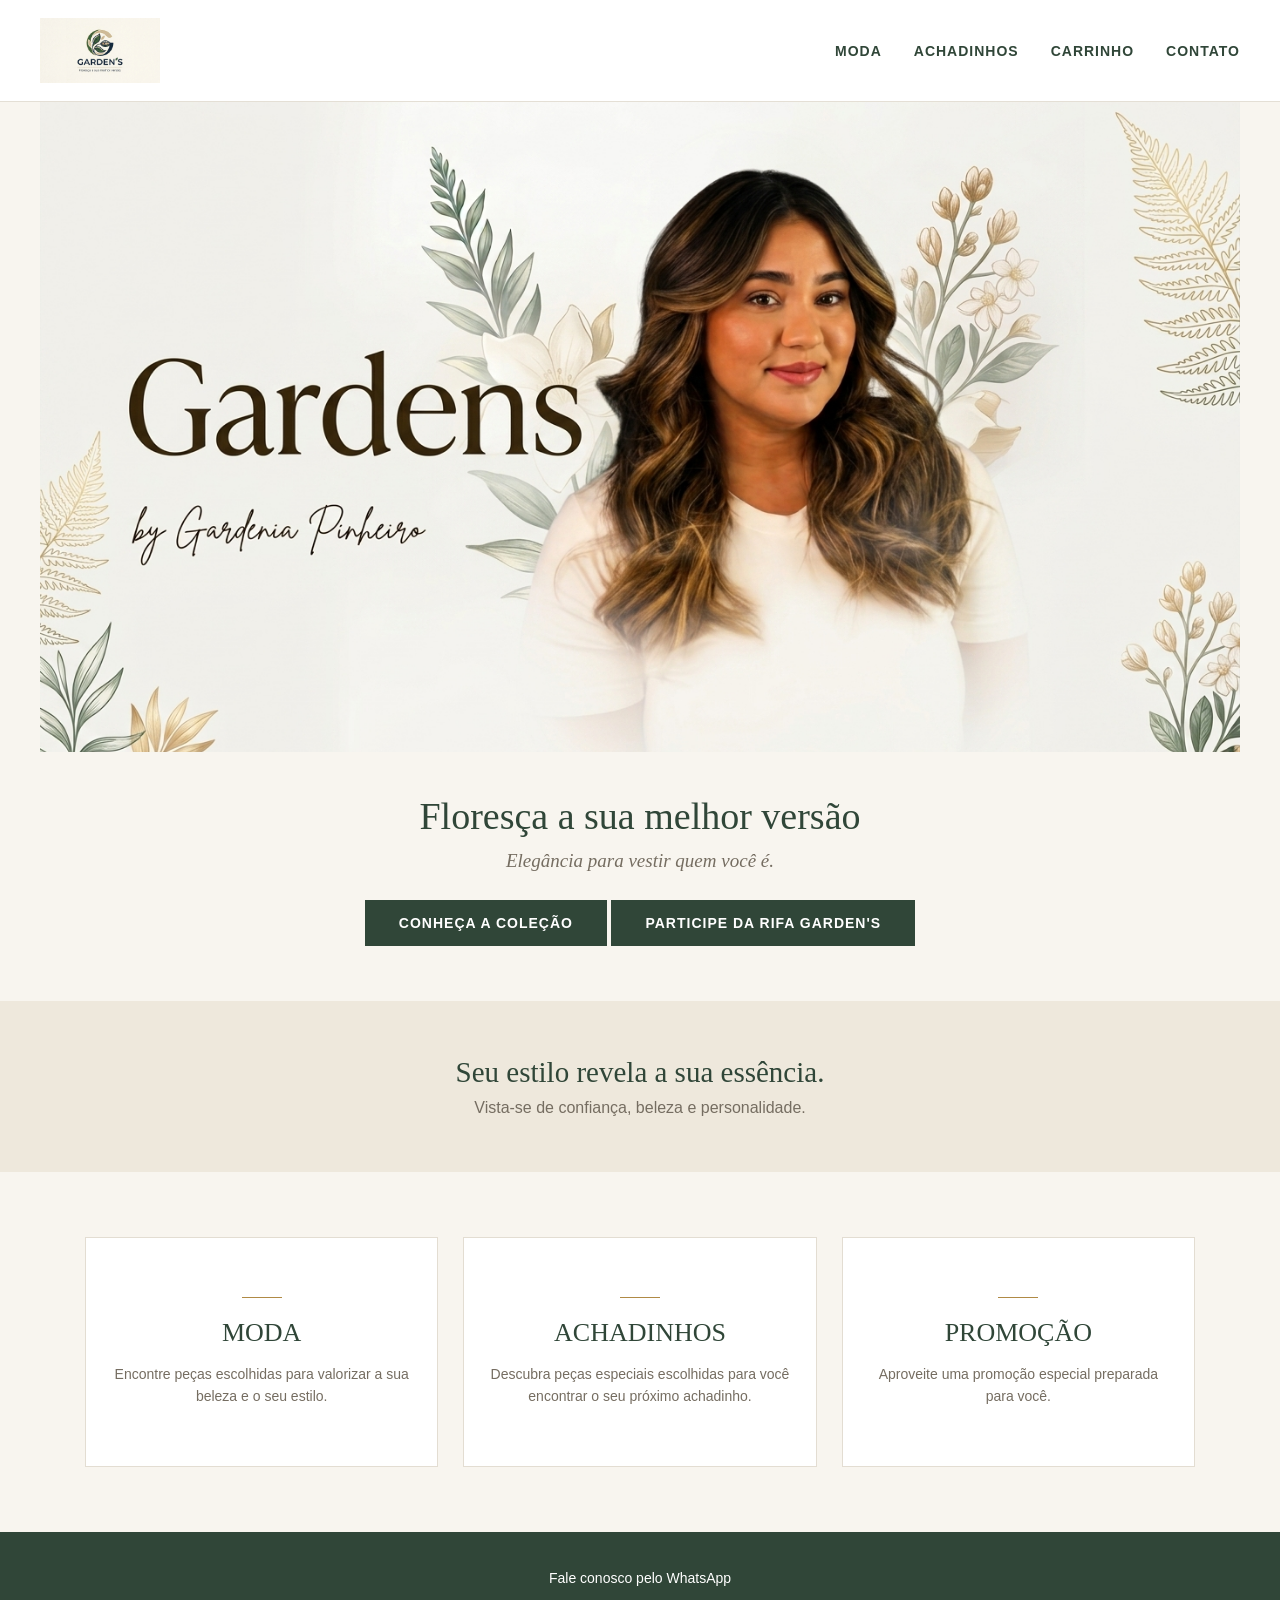
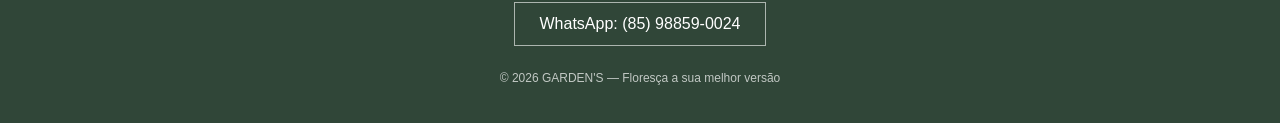
<file: index.html>
<!DOCTYPE html>
<html lang="pt-BR">
<head>
    <meta charset="UTF-8">
    <meta name="viewport" content="width=device-width, initial-scale=1.0">

    <title>GARDEN'S | Floresça a sua melhor versão</title>

    <style>
        * {
            box-sizing: border-box;
            margin: 0;
            padding: 0;
        }

        body {
            font-family: Arial, Helvetica, sans-serif;
            background: #f8f5ef;
            color: #304638;
        }

        /* =========================
           CABEÇALHO
        ========================= */

        header {
            background: #ffffff;
            border-bottom: 1px solid #e4dfd5;
            padding: 18px 30px;
        }

        .topo {
            max-width: 1200px;
            margin: auto;
            display: flex;
            align-items: center;
            justify-content: space-between;
        }

        .logo {
            width: 120px;
            height: auto;
            display: block;
        }

        nav {
            display: flex;
            align-items: center;
            gap: 32px;
        }

        nav a {
            color: #304638;
            text-decoration: none;
            font-size: 14px;
            font-weight: bold;
            letter-spacing: 1px;
            transition: 0.3s;
        }

        nav a:hover {
            color: #b08a45;
        }

        /* =========================
           IMAGEM PRINCIPAL
        ========================= */

        .hero {
            width: 100%;
            text-align: center;
            background: #f8f5ef;
        }

        .hero img {
            width: 100%;
            max-width: 1200px;
            height: 650px;
            object-fit: cover;
            object-position: center;
            display: block;
            margin: 0 auto;
        }

        /* =========================
           CHAMADA
        ========================= */

        .apresentacao {
            text-align: center;
            padding: 42px 20px 55px;
        }

        .apresentacao h1 {
            font-family: Georgia, "Times New Roman", serif;
            font-size: 38px;
            font-weight: normal;
            margin-bottom: 12px;
        }

        .apresentacao p {
            font-family: Georgia, "Times New Roman", serif;
            font-size: 19px;
            font-style: italic;
            color: #756d61;
            margin-bottom: 28px;
        }

        .botao {
            display: inline-block;
            background: #304638;
            color: #ffffff;
            text-decoration: none;
            padding: 15px 34px;
            font-size: 14px;
            font-weight: bold;
            letter-spacing: 1px;
            transition: 0.3s;
        }

        .botao:hover {
            background: #b08a45;
        }

        /* =========================
           FRASE DE ESTILO
        ========================= */

        .estilo {
            text-align: center;
            background: #eee8dc;
            padding: 55px 20px;
        }

        .estilo h2 {
            font-family: Georgia, "Times New Roman", serif;
            font-size: 29px;
            font-weight: normal;
            margin-bottom: 10px;
        }

        .estilo p {
            color: #756d61;
            font-size: 16px;
        }

        /* =========================
           CARDS
        ========================= */

        .cards-area {
            max-width: 1150px;
            margin: auto;
            padding: 65px 20px;
        }

        .cards {
            display: grid;
            grid-template-columns: repeat(3, 1fr);
            gap: 25px;
        }

        .card {
            min-height: 230px;
            background: #ffffff;
            border: 1px solid #e3ddd2;
            text-decoration: none;
            color: #304638;

            display: flex;
            flex-direction: column;
            align-items: center;
            justify-content: center;

            text-align: center;
            padding: 30px 25px;

            transition: 0.3s;
        }

        .card:hover {
            transform: translateY(-5px);
            border-color: #b08a45;
            box-shadow: 0 10px 25px rgba(0, 0, 0, 0.08);
        }

        .linha {
            width: 40px;
            height: 1px;
            background: #b08a45;
            margin-bottom: 20px;
        }

        .card h3 {
            font-family: Georgia, "Times New Roman", serif;
            font-size: 26px;
            font-weight: normal;
            margin-bottom: 15px;
        }

        .card p {
            color: #756d61;
            font-size: 14px;
            line-height: 1.6;
        }

        /* =========================
           RODAPÉ
        ========================= */

        footer {
            background: #304638;
            color: #ffffff;
            text-align: center;
            padding: 38px 20px;
        }

        footer p {
            font-size: 14px;
            margin-bottom: 16px;
        }

        .whatsapp {
            display: inline-block;
            color: #ffffff;
            text-decoration: none;
            border: 1px solid rgba(255,255,255,0.6);
            padding: 12px 24px;
            transition: 0.3s;
        }

        .whatsapp:hover {
            background: #b08a45;
            border-color: #b08a45;
        }

        .copyright {
            margin-top: 25px;
            margin-bottom: 0;
            font-size: 12px;
            opacity: 0.7;
        }

        /* =========================
           CELULAR
        ========================= */

        @media (max-width: 700px) {

            header {
                padding: 15px 18px;
            }

            .topo {
                flex-direction: column;
                gap: 16px;
            }

            .logo {
                width: 100px;
            }

            nav {
                gap: 20px;
            }

            nav a {
                font-size: 12px;
            }

            .hero img {
    width: 100%;
    height: auto;
    object-fit: contain;
    object-position: center;
}

            .apresentacao {
                padding: 35px 18px 45px;
            }

            .apresentacao h1 {
                font-size: 29px;
            }

            .apresentacao p {
                font-size: 17px;
            }

            .estilo {
                padding: 45px 20px;
            }

            .estilo h2 {
                font-size: 25px;
            }

            .cards-area {
                padding: 45px 20px;
            }

            .cards {
                grid-template-columns: 1fr;
                gap: 18px;
            }

            .card {
                min-height: 190px;
            }

            footer {
                padding: 32px 20px;
            }
        }
    </style>
</head>

<body>

    <!-- TOPO -->

    <header>
        <div class="topo">

            <a href="index.html">
                <img src="logo.jpg" alt="GARDEN'S" class="logo">
            </a>

            <nav>
                <a href="pecas.html">MODA</a>
                 <a href="achadinhos.html">ACHADINHOS</a>
                <a href="carinho.html">CARRINHO</a>
                <a href="contato.html">CONTATO</a>
            </nav>

        </div>
    </header>


    <!-- FOTO GRANDE DA DONA DA LOJA -->

    <section class="hero">

    <img
        src="gardenia.jpg"
        alt="Gardenia - GARDEN'S"
    >

</section>


    <!-- APRESENTAÇÃO -->

    <section class="apresentacao">

        <h1>Floresça a sua melhor versão</h1>

        <p>
            Elegância para vestir quem você é.
        </p>

        <a href="pecas.html" class="botao">
    CONHEÇA A COLEÇÃO
</a>

<a href="rifa.html" class="botao botao-rifa">
    PARTICIPE DA RIFA GARDEN'S
</a>

    </section>


    <!-- FRASE DE ESTILO -->

    <section class="estilo">

        <h2>Seu estilo revela a sua essência.</h2>

        <p>
            Vista-se de confiança, beleza e personalidade.
        </p>

    </section>


    <!-- CARDS -->

    <section class="cards-area">

        <div class="cards">

            <!-- PEÇAS -->

            <a href="pecas.html" class="card">

                <div class="linha"></div>

                <h3>MODA</h3>

                <p>
                    Encontre peças escolhidas para valorizar
                    a sua beleza e o seu estilo.
                </p>

            </a>


           <!-- ACHADINHOS -->

<a href="achadinhos.html" class="card">

    <div class="linha"></div>

    <h3>ACHADINHOS</h3>

    <p>
        Descubra peças especiais escolhidas
        para você encontrar o seu próximo achadinho.
    </p>

</a>

            <!-- PROMOÇÃO -->

            <a href="promocao.html" class="card">

                <div class="linha"></div>

                <h3>PROMOÇÃO</h3>

                <p>
                    Aproveite uma promoção especial
                    preparada para você.
                </p>

            </a>

        </div>

    </section>


    <!-- RODAPÉ -->

    <footer>

        <p>
            Fale conosco pelo WhatsApp
        </p>

        <a
            href="https://wa.me/5585988590024"
            target="_blank"
            rel="noopener noreferrer"
            class="whatsapp"
        >
            WhatsApp: (85) 98859-0024
        </a>

        <p class="copyright">
            © 2026 GARDEN'S — Floresça a sua melhor versão
        </p>

    </footer>

</body>
</html>
</file>
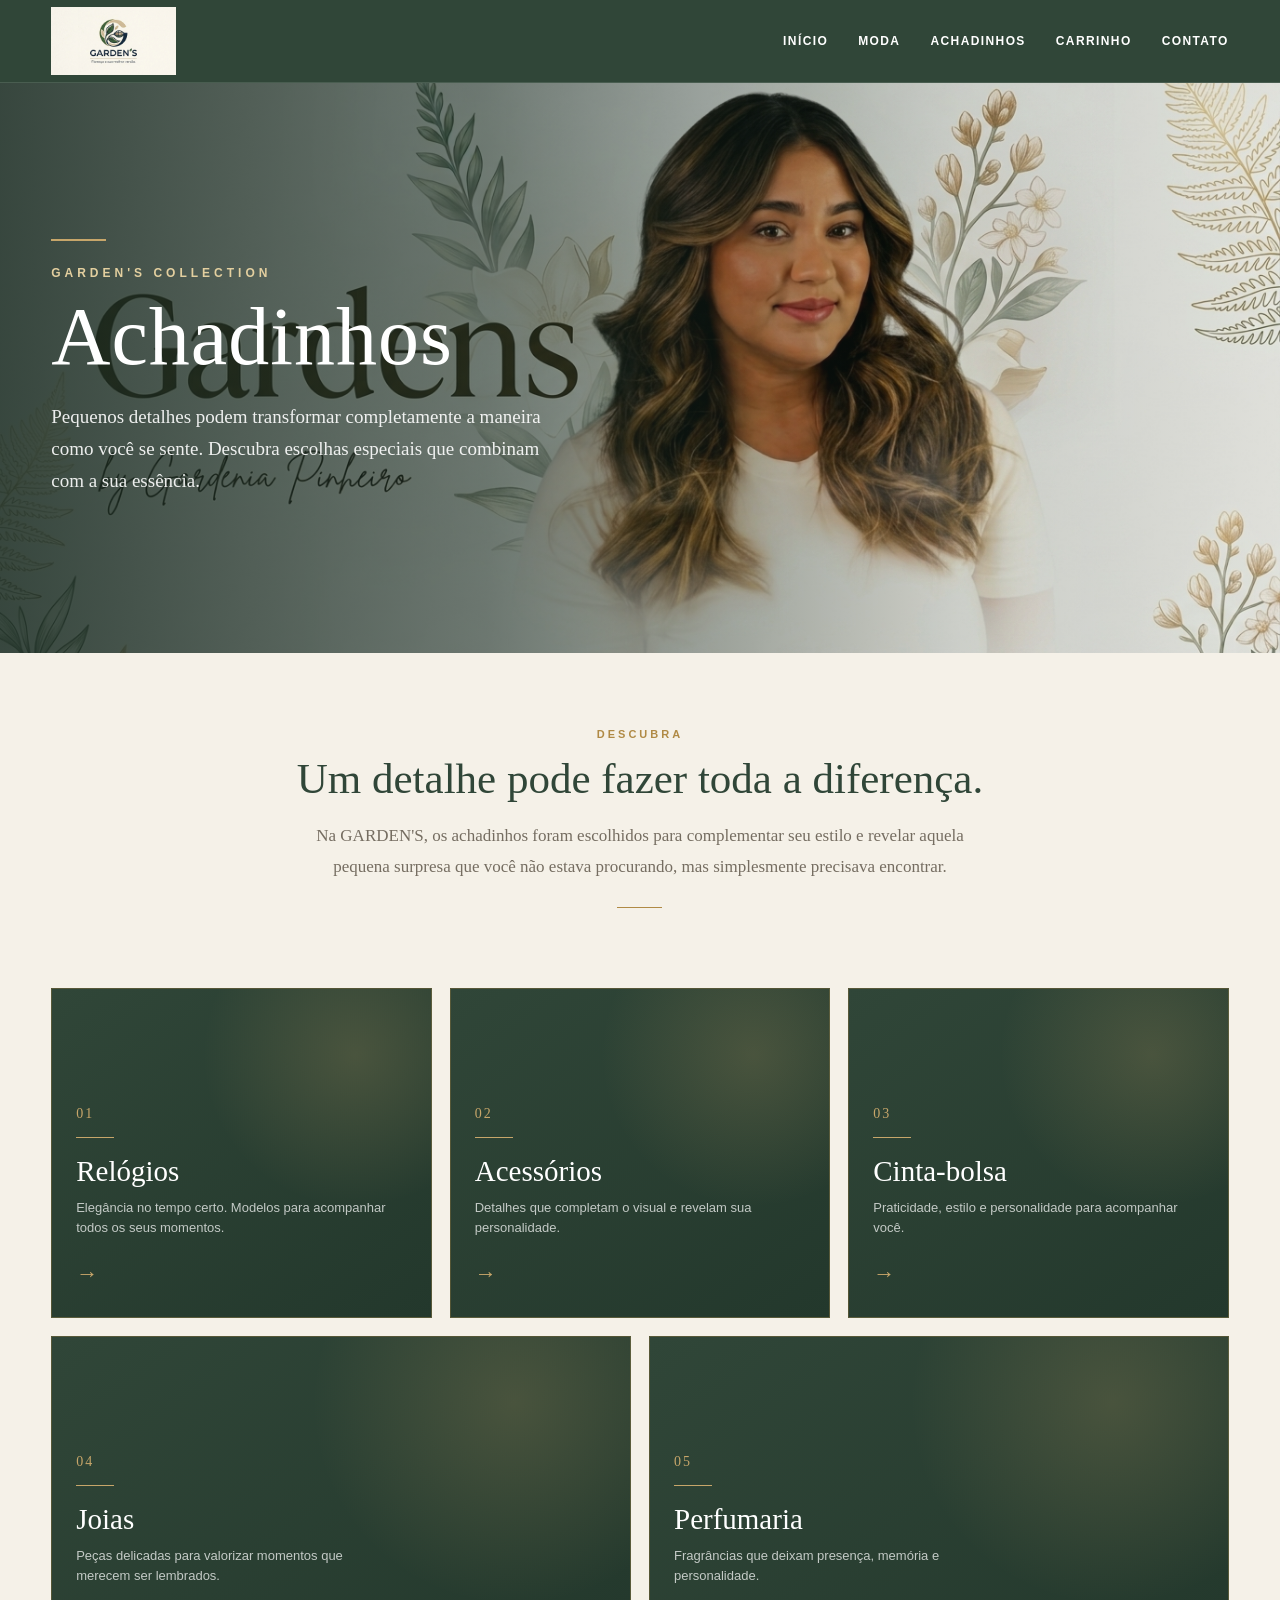
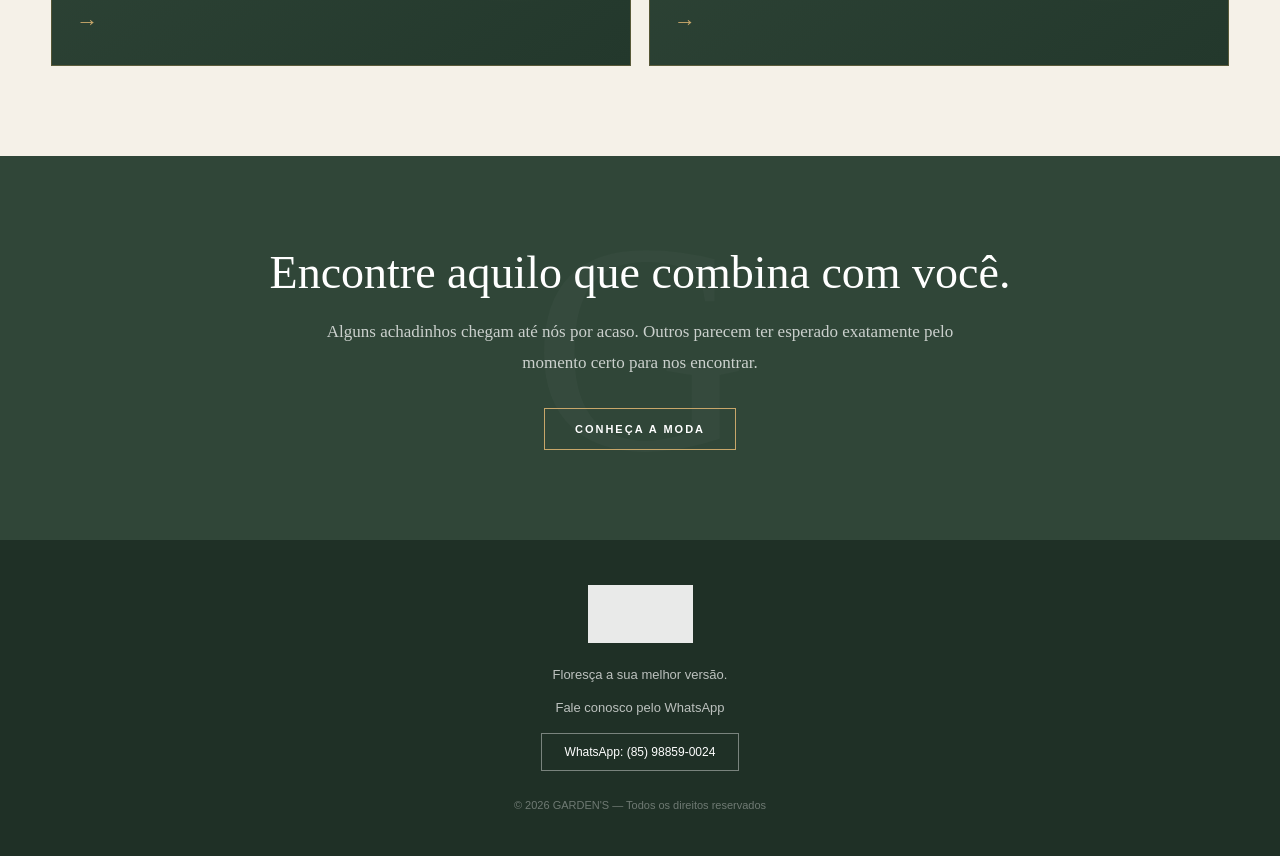
<file: achadinhos.html>
<!DOCTYPE html>
<html lang="pt-BR">

<head>
    <meta charset="UTF-8">
    <meta name="viewport" content="width=device-width, initial-scale=1.0">

    <title>Achadinhos | GARDEN'S</title>

    <meta
        name="description"
        content="Achadinhos GARDEN'S — detalhes escolhidos para florescer a sua melhor versão."
    >

    <style>

        /* ==================================================
           BASE
        ================================================== */

        * {
            margin: 0;
            padding: 0;
            box-sizing: border-box;
        }

        html {
            scroll-behavior: smooth;
        }

        body {
            font-family: Arial, Helvetica, sans-serif;
            background: #f5f1e8;
            color: #304638;
        }

        a {
            text-decoration: none;
        }

        .container {
            width: min(1180px, 92%);
            margin: 0 auto;
        }


        /* ==================================================
           CABEÇALHO
        ================================================== */

        header {
            background: #304638;
            border-bottom: 1px solid rgba(255,255,255,0.12);
            position: relative;
            z-index: 20;
        }

        .topo {
            min-height: 82px;
            display: flex;
            align-items: center;
            justify-content: space-between;
            gap: 30px;
        }

        .logo-area {
            display: flex;
            align-items: center;
        }

        .logo {
            width: 125px;
            height: auto;
            display: block;
        }

        nav {
            display: flex;
            align-items: center;
            gap: 30px;
        }

        nav a {
            color: #ffffff;
            font-size: 12px;
            font-weight: bold;
            letter-spacing: 1.4px;
            text-transform: uppercase;
            transition: 0.3s ease;
        }

        nav a:hover {
            color: #c7a66a;
        }

        .menu-mobile {
            display: none;
            color: #ffffff;
            font-size: 28px;
            cursor: pointer;
            background: none;
            border: none;
        }


        /* ==================================================
           HERO
        ================================================== */

        .hero {
            position: relative;
            min-height: 570px;

            background-image:
                linear-gradient(
                    90deg,
                    rgba(25, 43, 34, 0.86) 0%,
                    rgba(25, 43, 34, 0.62) 38%,
                    rgba(25, 43, 34, 0.18) 75%,
                    rgba(25, 43, 34, 0.08) 100%
                ),
                url("gardenia.jpg");

            background-size: cover;
            background-position: center center;

            display: flex;
            align-items: center;
        }

        .hero-conteudo {
            width: min(1180px, 92%);
            margin: 0 auto;
            padding: 80px 0;
        }

        .hero-texto {
            max-width: 560px;
            color: #ffffff;
        }

        .hero-linha {
            width: 55px;
            height: 2px;
            background: #c7a66a;
            margin-bottom: 25px;
        }

        .hero-pequeno {
            font-size: 12px;
            font-weight: bold;
            letter-spacing: 4px;
            text-transform: uppercase;
            margin-bottom: 18px;
            color: #e3cf9f;
        }

        .hero h1 {
            font-family: Georgia, "Times New Roman", serif;
            font-size: clamp(50px, 7vw, 82px);
            font-weight: normal;
            line-height: 0.95;
            letter-spacing: 1px;
            margin-bottom: 25px;
        }

        .hero p {
            font-family: Georgia, "Times New Roman", serif;
            font-size: 19px;
            line-height: 1.7;
            color: rgba(255,255,255,0.9);
            max-width: 500px;
        }


        /* ==================================================
           INTRODUÇÃO
        ================================================== */

        .introducao {
            background: #f5f1e8;
            padding: 75px 20px 55px;
            text-align: center;
        }

        .introducao-pequeno {
            color: #b08a45;
            font-size: 11px;
            font-weight: bold;
            letter-spacing: 3px;
            text-transform: uppercase;
            margin-bottom: 14px;
        }

        .introducao h2 {
            font-family: Georgia, "Times New Roman", serif;
            font-size: clamp(30px, 4vw, 43px);
            font-weight: normal;
            color: #304638;
            margin-bottom: 18px;
        }

        .introducao p {
            max-width: 670px;
            margin: auto;
            color: #756d61;
            font-family: Georgia, "Times New Roman", serif;
            font-size: 17px;
            line-height: 1.8;
        }

        .linha-dourada {
            width: 45px;
            height: 1px;
            background: #b08a45;
            margin: 25px auto 0;
        }


        /* ==================================================
           CATEGORIAS
        ================================================== */

        .categorias {
            padding: 25px 0 90px;
            background: #f5f1e8;
        }

        .grade {
            display: grid;
            grid-template-columns: repeat(6, 1fr);
            gap: 18px;
        }

        .categoria {
            position: relative;
            min-height: 330px;
            overflow: hidden;

            background:
                linear-gradient(
                    145deg,
                    #304638,
                    #23382c
                );

            color: #ffffff;

            display: flex;
            flex-direction: column;
            justify-content: flex-end;

            padding: 30px 24px;

            border: 1px solid rgba(176,138,69,0.35);

            transition:
                transform 0.35s ease,
                box-shadow 0.35s ease;
        }

        .categoria:nth-child(1) {
            grid-column: span 2;
        }

        .categoria:nth-child(2) {
            grid-column: span 2;
        }

        .categoria:nth-child(3) {
            grid-column: span 2;
        }

        .categoria:nth-child(4) {
            grid-column: span 3;
        }

        .categoria:nth-child(5) {
            grid-column: span 3;
        }

        .categoria::before {
            content: "";
            position: absolute;
            inset: 0;

            background:
                radial-gradient(
                    circle at 80% 20%,
                    rgba(199,166,106,0.20),
                    transparent 38%
                );

            pointer-events: none;
        }

        .categoria:hover {
            transform: translateY(-7px);
            box-shadow: 0 18px 35px rgba(35,56,44,0.20);
        }

        .categoria-conteudo {
            position: relative;
            z-index: 2;
        }

        .numero {
            color: #c7a66a;
            font-family: Georgia, "Times New Roman", serif;
            font-size: 14px;
            letter-spacing: 2px;
            margin-bottom: 15px;
        }

        .categoria-linha {
            width: 38px;
            height: 1px;
            background: #c7a66a;
            margin-bottom: 17px;
        }

        .categoria h3 {
            font-family: Georgia, "Times New Roman", serif;
            font-size: 29px;
            font-weight: normal;
            margin-bottom: 10px;
        }

        .categoria p {
            color: rgba(255,255,255,0.72);
            font-size: 13px;
            line-height: 1.6;
            max-width: 310px;
        }

        .categoria-seta {
            margin-top: 22px;
            color: #c7a66a;
            font-size: 22px;
            transition: 0.3s ease;
        }

        .categoria:hover .categoria-seta {
            transform: translateX(7px);
        }


        /* ==================================================
           FRASE DE MARCA
        ================================================== */

        .manifesto {
            position: relative;
            background: #304638;
            color: #ffffff;
            padding: 90px 20px;
            text-align: center;
            overflow: hidden;
        }

        .manifesto::before {
            content: "G";
            position: absolute;
            font-family: Georgia, "Times New Roman", serif;
            font-size: 300px;
            line-height: 1;
            color: rgba(255,255,255,0.025);
            left: 50%;
            top: 50%;
            transform: translate(-50%, -50%);
            pointer-events: none;
        }

        .manifesto-conteudo {
            position: relative;
            z-index: 2;
        }

        .manifesto h2 {
            font-family: Georgia, "Times New Roman", serif;
            font-size: clamp(30px, 4vw, 46px);
            font-weight: normal;
            margin-bottom: 18px;
        }

        .manifesto p {
            max-width: 650px;
            margin: auto;
            color: rgba(255,255,255,0.75);
            font-family: Georgia, "Times New Roman", serif;
            font-size: 17px;
            line-height: 1.8;
        }

        .botao {
            display: inline-block;
            margin-top: 30px;
            padding: 14px 30px;

            border: 1px solid #c7a66a;

            color: #ffffff;

            font-size: 11px;
            font-weight: bold;
            letter-spacing: 2px;
            text-transform: uppercase;

            transition: 0.3s ease;
        }

        .botao:hover {
            background: #c7a66a;
            color: #304638;
        }


        /* ==================================================
           RODAPÉ
        ================================================== */

        footer {
            background: #1f3026;
            color: #ffffff;
            padding: 45px 20px;
            text-align: center;
        }

        .footer-logo {
            margin-bottom: 20px;
        }

        .footer-logo img {
            width: 105px;
            filter: brightness(0) invert(1);
            opacity: 0.9;
        }

        footer p {
            font-size: 13px;
            color: rgba(255,255,255,0.7);
            margin-bottom: 18px;
        }

        .whatsapp {
            display: inline-block;
            border: 1px solid rgba(255,255,255,0.4);
            color: #ffffff;
            padding: 11px 23px;
            font-size: 12px;
            transition: 0.3s ease;
        }

        .whatsapp:hover {
            background: #c7a66a;
            border-color: #c7a66a;
            color: #1f3026;
        }

        .copyright {
            margin-top: 28px;
            margin-bottom: 0;
            font-size: 11px;
            opacity: 0.5;
        }


        /* ==================================================
           RESPONSIVO
        ================================================== */

        @media (max-width: 850px) {

            .topo {
                min-height: 70px;
            }

            .logo {
                width: 105px;
            }

            nav {
                gap: 18px;
            }

            nav a {
                font-size: 10px;
                letter-spacing: 1px;
            }

            .hero {
                min-height: 520px;
                background-position: 62% center;
            }

            .hero h1 {
                font-size: 58px;
            }

            .grade {
                grid-template-columns: repeat(2, 1fr);
            }

            .categoria:nth-child(1),
            .categoria:nth-child(2),
            .categoria:nth-child(3),
            .categoria:nth-child(4),
            .categoria:nth-child(5) {
                grid-column: span 1;
            }

            .categoria {
                min-height: 290px;
            }
        }


        @media (max-width: 650px) {

            header {
                padding: 0 18px;
            }

            .topo {
                min-height: 68px;
            }

            nav {
                display: none;
            }

            .menu-mobile {
                display: block;
            }

            .hero {
                min-height: 560px;

                background-image:
                    linear-gradient(
                        90deg,
                        rgba(25,43,34,0.88),
                        rgba(25,43,34,0.42)
                    ),
                    url("gardenia.jpg");

                background-position: 62% center;
            }

            .hero-conteudo {
                padding: 70px 0;
            }

            .hero h1 {
                font-size: 54px;
            }

            .hero p {
                font-size: 17px;
            }

            .introducao {
                padding: 60px 20px 40px;
            }

            .introducao h2 {
                font-size: 31px;
            }

            .introducao p {
                font-size: 16px;
            }

            .categorias {
                padding: 20px 0 65px;
            }

            .grade {
                grid-template-columns: 1fr;
                gap: 14px;
            }

            .categoria:nth-child(1),
            .categoria:nth-child(2),
            .categoria:nth-child(3),
            .categoria:nth-child(4),
            .categoria:nth-child(5) {
                grid-column: span 1;
            }

            .categoria {
                min-height: 225px;
                padding: 27px 23px;
            }

            .categoria h3 {
                font-size: 27px;
            }

            .manifesto {
                padding: 70px 20px;
            }

            .manifesto h2 {
                font-size: 31px;
            }

            .manifesto p {
                font-size: 16px;
            }

            footer {
                padding: 38px 20px;
            }
        }

    </style>
</head>


<body>


<!-- ==================================================
     CABEÇALHO
================================================== -->

<header>

    <div class="container topo">

        <a href="index.html" class="logo-area">

            <img
                src="logo.jpg"
                alt="GARDEN'S"
                class="logo"
            >

        </a>


        <nav>

            <a href="index.html">
                Início
            </a>

            <a href="pecas.html">
                Moda
            </a>

            <a href="achadinhos.html">
                Achadinhos
            </a>

            <a href="carinho.html">
                Carrinho
            </a>

            <a href="contato.html">
                Contato
            </a>

        </nav>


        <button
            class="menu-mobile"
            id="menuMobile"
            aria-label="Abrir menu"
        >
            ☰
        </button>

    </div>

</header>


<!-- ==================================================
     HERO
================================================== -->

<section class="hero">

    <div class="hero-conteudo">

        <div class="hero-texto">

            <div class="hero-linha"></div>

            <div class="hero-pequeno">
                GARDEN'S COLLECTION
            </div>

            <h1>
                Achadinhos
            </h1>

            <p>
                Pequenos detalhes podem transformar
                completamente a maneira como você se sente.
                Descubra escolhas especiais que combinam
                com a sua essência.
            </p>

        </div>

    </div>

</section>


<!-- ==================================================
     INTRODUÇÃO
================================================== -->

<section class="introducao">

    <div class="container">

        <div class="introducao-pequeno">
            Descubra
        </div>

        <h2>
            Um detalhe pode fazer toda a diferença.
        </h2>

        <p>
            Na GARDEN'S, os achadinhos foram escolhidos
            para complementar seu estilo e revelar
            aquela pequena surpresa que você não estava
            procurando, mas simplesmente precisava encontrar.
        </p>

        <div class="linha-dourada"></div>

    </div>

</section>


<!-- ==================================================
     CATEGORIAS
================================================== -->

<section class="categorias">

    <div class="container">

        <div class="grade">


            <!-- RELÓGIOS -->

            <a
                href="#"
                class="categoria"
            >

                <div class="categoria-conteudo">

                    <div class="numero">
                        01
                    </div>

                    <div class="categoria-linha"></div>

                    <h3>
                        Relógios
                    </h3>

                    <p>
                        Elegância no tempo certo.
                        Modelos para acompanhar
                        todos os seus momentos.
                    </p>

                    <div class="categoria-seta">
                        →
                    </div>

                </div>

            </a>


            <!-- ACESSÓRIOS -->

            <a
                href="#"
                class="categoria"
            >

                <div class="categoria-conteudo">

                    <div class="numero">
                        02
                    </div>

                    <div class="categoria-linha"></div>

                    <h3>
                        Acessórios
                    </h3>

                    <p>
                        Detalhes que completam
                        o visual e revelam
                        sua personalidade.
                    </p>

                    <div class="categoria-seta">
                        →
                    </div>

                </div>

            </a>


            <!-- CINTA-BOLSA -->

            <a
                href="#"
                class="categoria"
            >

                <div class="categoria-conteudo">

                    <div class="numero">
                        03
                    </div>

                    <div class="categoria-linha"></div>

                    <h3>
                        Cinta-bolsa
                    </h3>

                    <p>
                        Praticidade, estilo e
                        personalidade para
                        acompanhar você.
                    </p>

                    <div class="categoria-seta">
                        →
                    </div>

                </div>

            </a>


            <!-- JOIAS -->

            <a
                href="#"
                class="categoria"
            >

                <div class="categoria-conteudo">

                    <div class="numero">
                        04
                    </div>

                    <div class="categoria-linha"></div>

                    <h3>
                        Joias
                    </h3>

                    <p>
                        Peças delicadas para
                        valorizar momentos
                        que merecem ser lembrados.
                    </p>

                    <div class="categoria-seta">
                        →
                    </div>

                </div>

            </a>


            <!-- PERFUMARIA -->

            <a
                href="#"
                class="categoria"
            >

                <div class="categoria-conteudo">

                    <div class="numero">
                        05
                    </div>

                    <div class="categoria-linha"></div>

                    <h3>
                        Perfumaria
                    </h3>

                    <p>
                        Fragrâncias que deixam
                        presença, memória
                        e personalidade.
                    </p>

                    <div class="categoria-seta">
                        →
                    </div>

                </div>

            </a>


        </div>

    </div>

</section>


<!-- ==================================================
     MANIFESTO
================================================== -->

<section class="manifesto">

    <div class="manifesto-conteudo">

        <h2>
            Encontre aquilo que combina com você.
        </h2>

        <p>
            Alguns achadinhos chegam até nós por acaso.
            Outros parecem ter esperado exatamente
            pelo momento certo para nos encontrar.
        </p>

        <a
            href="pecas.html"
            class="botao"
        >
            Conheça a Moda
        </a>

    </div>

</section>


<!-- ==================================================
     RODAPÉ
================================================== -->

<footer>

    <div class="footer-logo">

        <img
            src="logo.jpg"
            alt="GARDEN'S"
        >

    </div>

    <p>
        Floresça a sua melhor versão.
    </p>

    <p>
        Fale conosco pelo WhatsApp
    </p>

    <a
        href="https://wa.me/5585988590024"
        target="_blank"
        rel="noopener noreferrer"
        class="whatsapp"
    >
        WhatsApp: (85) 98859-0024
    </a>

    <p class="copyright">
        © 2026 GARDEN'S — Todos os direitos reservados
    </p>

</footer>


<!-- ==================================================
     MENU MOBILE
================================================== -->

<script>

    document.addEventListener("DOMContentLoaded", function () {

        const botao = document.getElementById("menuMobile");

        botao.addEventListener("click", function () {

            const menuExistente =
                document.getElementById("menuMobileAberto");

            if (menuExistente) {

                menuExistente.remove();

                return;
            }


            const menu = document.createElement("div");

            menu.id = "menuMobileAberto";

            menu.style.position = "absolute";
            menu.style.top = "68px";
            menu.style.left = "0";
            menu.style.right = "0";
            menu.style.background = "#304638";
            menu.style.padding = "20px";
            menu.style.zIndex = "100";

            menu.innerHTML = `

                <a
                    href="index.html"
                    style="
                        display:block;
                        color:white;
                        padding:14px 0;
                        border-bottom:1px solid rgba(255,255,255,0.12);
                        font-size:13px;
                        font-weight:bold;
                        letter-spacing:1px;
                        text-transform:uppercase;
                    "
                >
                    Início
                </a>

                <a
                    href="pecas.html"
                    style="
                        display:block;
                        color:white;
                        padding:14px 0;
                        border-bottom:1px solid rgba(255,255,255,0.12);
                        font-size:13px;
                        font-weight:bold;
                        letter-spacing:1px;
                        text-transform:uppercase;
                    "
                >
                    Moda
                </a>

                <a
                    href="achadinhos.html"
                    style="
                        display:block;
                        color:#c7a66a;
                        padding:14px 0;
                        border-bottom:1px solid rgba(255,255,255,0.12);
                        font-size:13px;
                        font-weight:bold;
                        letter-spacing:1px;
                        text-transform:uppercase;
                    "
                >
                    Achadinhos
                </a>

                <a
                    href="carinho.html"
                    style="
                        display:block;
                        color:white;
                        padding:14px 0;
                        border-bottom:1px solid rgba(255,255,255,0.12);
                        font-size:13px;
                        font-weight:bold;
                        letter-spacing:1px;
                        text-transform:uppercase;
                    "
                >
                    Carrinho
                </a>

                <a
                    href="contato.html"
                    style="
                        display:block;
                        color:white;
                        padding:14px 0;
                        font-size:13px;
                        font-weight:bold;
                        letter-spacing:1px;
                        text-transform:uppercase;
                    "
                >
                    Contato
                </a>

            `;

            document.querySelector("header").appendChild(menu);

        });

    });

</script>


</body>

</html>
</file>
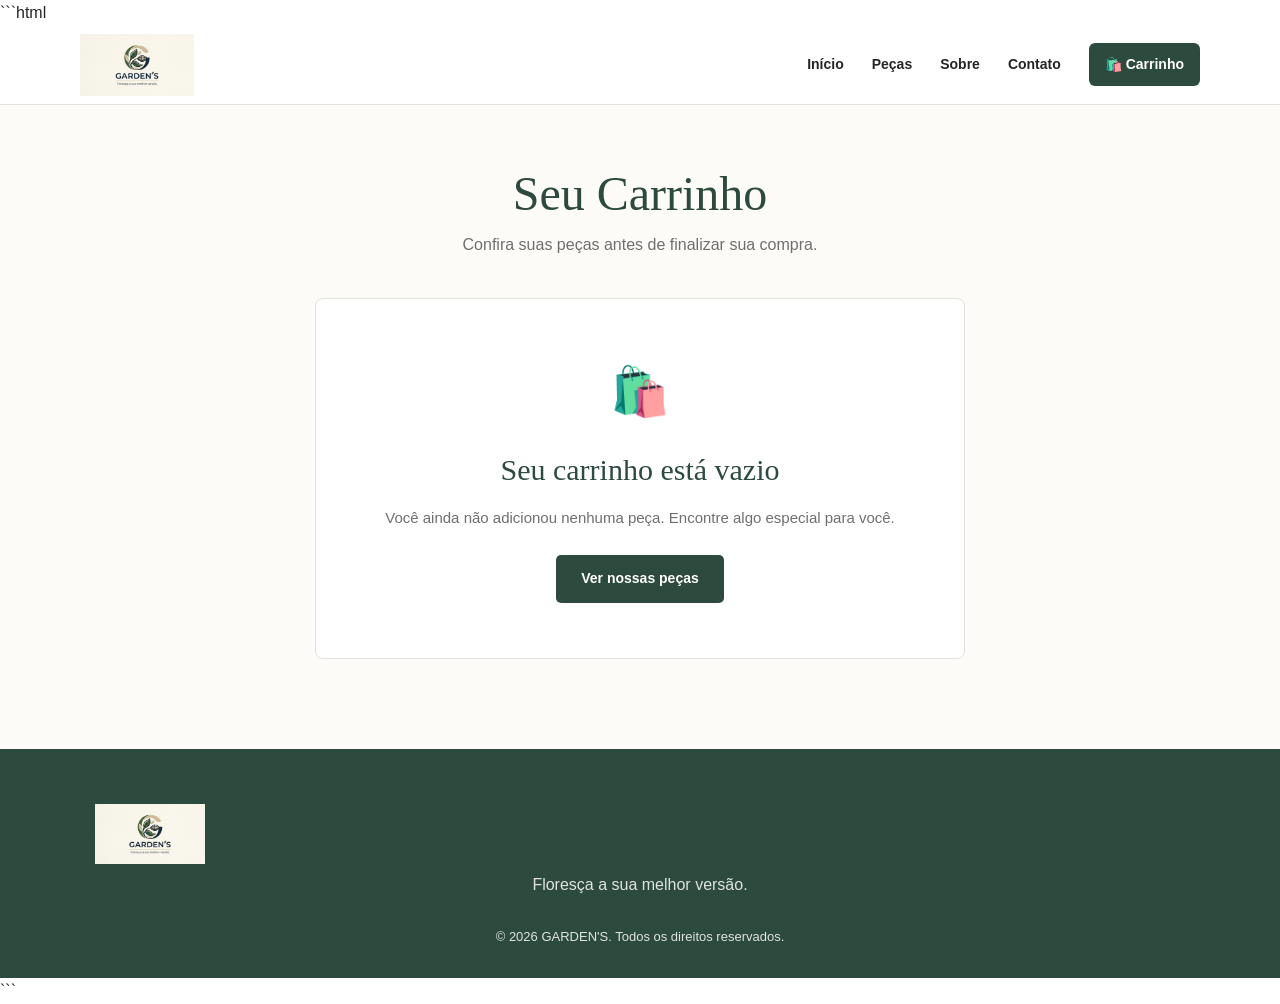
<file: carinho.html>
```html
<!DOCTYPE html>
<html lang="pt-BR">

<head>
    <meta charset="UTF-8">
    <meta name="viewport" content="width=device-width, initial-scale=1.0">

    <title>Carrinho | GARDEN'S</title>

    <meta
        name="description"
        content="Seu carrinho de compras GARDEN'S."
    >

    <link rel="stylesheet" href="css/style.css">

    <style>

        /* ==============================
           CONTROLE DA LOGO
           ============================== */

        .header .logo {
            display: flex !important;
            align-items: center !important;
            justify-content: flex-start !important;

            width: 145px !important;
            height: 62px !important;
            min-width: 145px !important;
            max-width: 145px !important;

            flex: 0 0 145px !important;
            overflow: hidden !important;
        }

        .header .logo img {
            display: block !important;

            width: 145px !important;
            height: 62px !important;

            min-width: 145px !important;
            max-width: 145px !important;
            min-height: 62px !important;
            max-height: 62px !important;

            object-fit: contain !important;
            object-position: left center !important;
        }

        .footer-logo img {
            display: block !important;

            width: 140px !important;
            height: 60px !important;

            max-width: 140px !important;
            max-height: 60px !important;

            object-fit: contain !important;
        }


        /* ==============================
           PÁGINA DO CARRINHO
           ============================== */

        .cart-page {
            background: #fdfbf7;
            min-height: 65vh;
            padding: 60px 0 90px;
        }

        .cart-title {
            margin-bottom: 40px;
            text-align: center;
        }

        .cart-title h1 {
            margin-bottom: 10px;
            color: #2d4a3e;
            font-family: Georgia, serif;
            font-size: clamp(34px, 5vw, 48px);
            font-weight: normal;
            line-height: 1.2;
        }

        .cart-title p {
            color: #6f6f6f;
            font-size: 16px;
        }


        /* ==============================
           ÁREA DO CARRINHO
           ============================== */

        .cart-layout {
            width: min(1100px, 92%);
            margin: 0 auto;

            display: grid;
            grid-template-columns: 1fr 340px;
            gap: 35px;
            align-items: start;
        }


        /* ==============================
           PRODUTOS
           ============================== */

        .cart-items {
            display: flex;
            flex-direction: column;
            gap: 16px;
        }

        .cart-item {
            display: grid;
            grid-template-columns: 110px 1fr auto;
            gap: 20px;
            align-items: center;

            padding: 18px;

            background: #ffffff;
            border: 1px solid #e4e0dc;
            border-radius: 8px;
        }

        .cart-item-image {
            width: 110px;
            height: 135px;

            overflow: hidden;
            border-radius: 6px;

            background: #f5f2ee;
        }

        .cart-item-image img {
            width: 100%;
            height: 100%;

            object-fit: cover;
        }

        .cart-item-info h2 {
            margin-bottom: 7px;

            color: #2d4a3e;
            font-family: Georgia, serif;
            font-size: 20px;
            font-weight: normal;
        }

        .cart-item-price {
            margin-bottom: 15px;

            color: #c5a059;
            font-size: 17px;
            font-weight: bold;
        }


        /* ==============================
           QUANTIDADE
           ============================== */

        .quantity-area {
            display: flex;
            align-items: center;
            gap: 8px;
        }

        .quantity-label {
            color: #6f6f6f;
            font-size: 13px;
        }

        .quantity-controls {
            display: flex;
            align-items: center;

            border: 1px solid #d9d4ce;
            border-radius: 5px;

            overflow: hidden;
        }

        .quantity-button {
            width: 34px;
            height: 34px;

            border: 0;
            background: #f4f0eb;
            color: #2d4a3e;

            font-size: 18px;
            font-weight: bold;

            cursor: pointer;
        }

        .quantity-button:hover {
            background: #e7ded3;
        }

        .quantity-value {
            width: 38px;
            height: 34px;

            display: flex;
            align-items: center;
            justify-content: center;

            background: #ffffff;
            color: #252525;

            font-size: 14px;
            font-weight: bold;
        }


        /* ==============================
           TOTAL DO ITEM
           ============================== */

        .cart-item-right {
            min-width: 110px;
            text-align: right;
        }

        .cart-item-total {
            margin-bottom: 12px;

            color: #2d4a3e;
            font-size: 17px;
            font-weight: bold;
        }

        .remove-button {
            padding: 7px 10px;

            border: 0;
            background: transparent;

            color: #9a5a5a;

            font-size: 12px;
            font-weight: bold;

            cursor: pointer;
        }

        .remove-button:hover {
            text-decoration: underline;
        }


        /* ==============================
           RESUMO
           ============================== */

        .cart-summary {
            position: sticky;
            top: 105px;

            padding: 25px;

            background: #ffffff;
            border: 1px solid #e4e0dc;
            border-radius: 8px;
        }

        .cart-summary h2 {
            margin-bottom: 22px;

            color: #2d4a3e;
            font-family: Georgia, serif;
            font-size: 25px;
            font-weight: normal;
        }

        .summary-line {
            display: flex;
            justify-content: space-between;
            gap: 15px;

            padding: 12px 0;

            color: #6f6f6f;
            font-size: 14px;

            border-bottom: 1px solid #eee9e4;
        }

        .summary-line strong {
            color: #252525;
        }

        .summary-total {
            display: flex;
            justify-content: space-between;
            gap: 15px;

            padding: 20px 0;

            color: #2d4a3e;
            font-size: 20px;
            font-weight: bold;
        }

        .summary-buttons {
            display: flex;
            flex-direction: column;
            gap: 10px;
        }

        .summary-button {
            width: 100%;
            min-height: 50px;

            display: flex;
            align-items: center;
            justify-content: center;

            border-radius: 5px;

            font-size: 14px;
            font-weight: bold;

            text-decoration: none;
            cursor: pointer;
        }

        .btn-checkout {
            border: 1px solid #2d4a3e;
            background: #2d4a3e;
            color: #ffffff;
        }

        .btn-checkout:hover {
            background: #3d6353;
            border-color: #3d6353;
        }

        .btn-continue {
            border: 1px solid #2d4a3e;
            background: transparent;
            color: #2d4a3e;
        }

        .btn-continue:hover {
            background: #f1f4f2;
        }

        .clear-cart {
            margin-top: 15px;

            width: 100%;

            border: 0;
            background: transparent;

            color: #9a5a5a;

            font-size: 12px;
            font-weight: bold;

            cursor: pointer;
        }

        .clear-cart:hover {
            text-decoration: underline;
        }


        /* ==============================
           CARRINHO VAZIO
           ============================== */

        .empty-cart {
            width: min(650px, 92%);
            margin: 0 auto;

            padding: 55px 25px;

            background: #ffffff;
            border: 1px solid #e4e0dc;
            border-radius: 8px;

            text-align: center;
        }

        .empty-cart-icon {
            margin-bottom: 15px;
            font-size: 48px;
        }

        .empty-cart h2 {
            margin-bottom: 12px;

            color: #2d4a3e;
            font-family: Georgia, serif;
            font-size: 30px;
            font-weight: normal;
        }

        .empty-cart p {
            margin-bottom: 25px;

            color: #6f6f6f;
            font-size: 15px;
        }

        .empty-cart a {
            display: inline-flex;
            align-items: center;
            justify-content: center;

            min-height: 48px;
            padding: 0 25px;

            border-radius: 5px;

            background: #2d4a3e;
            color: #ffffff;

            font-size: 14px;
            font-weight: bold;
        }

        .empty-cart a:hover {
            background: #3d6353;
        }


        /* ==============================
           MOBILE
           ============================== */

        @media (max-width: 800px) {

            .cart-page {
                padding: 45px 0 65px;
            }

            .cart-layout {
                grid-template-columns: 1fr;
                gap: 25px;
            }

            .cart-summary {
                position: static;
            }

            .cart-item {
                grid-template-columns: 90px 1fr;
                gap: 15px;
            }

            .cart-item-image {
                width: 90px;
                height: 115px;
            }

            .cart-item-right {
                grid-column: 2;
                min-width: 0;

                display: flex;
                align-items: center;
                justify-content: space-between;

                text-align: left;
            }

            .cart-item-total {
                margin-bottom: 0;
            }

        }


        @media (max-width: 480px) {

            .header .logo {
                width: 120px !important;
                height: 52px !important;
                min-width: 120px !important;
                max-width: 120px !important;
                flex: 0 0 120px !important;
            }

            .header .logo img {
                width: 120px !important;
                height: 52px !important;
                min-width: 120px !important;
                max-width: 120px !important;
                min-height: 52px !important;
                max-height: 52px !important;
            }

            .cart-item {
                grid-template-columns: 75px 1fr;
                padding: 13px;
            }

            .cart-item-image {
                width: 75px;
                height: 100px;
            }

            .cart-item-info h2 {
                font-size: 17px;
            }

            .cart-item-price {
                font-size: 15px;
            }

            .quantity-area {
                flex-direction: column;
                align-items: flex-start;
                gap: 5px;
            }

            .cart-item-right {
                grid-column: 1 / -1;
            }

            .cart-title {
                margin-bottom: 30px;
            }

        }

    </style>

</head>

<body>


    <!-- ==============================
         CABEÇALHO
         ============================== -->

    <header class="header">

        <div class="container header-content">

            <a href="index.html" class="logo" aria-label="GARDEN'S - Início">

                <img
                    src="logo.jpg"
                    alt="GARDEN'S"
                >

            </a>


            <nav class="menu">

                <a href="index.html">
                    Início
                </a>

                <a href="pecas.html">
                    Peças
                </a>

                <a href="index.html#sobre">
                    Sobre
                </a>

                <a href="index.html#contato">
                    Contato
                </a>

                <a href="carinho.html" class="cart-link">

                    🛍️ Carrinho

                    <span id="cart-count">
                        0
                    </span>

                </a>

            </nav>


            <button
                class="menu-button"
                id="menu-button"
                type="button"
                aria-label="Abrir menu"
                aria-controls="mobile-menu"
                aria-expanded="false"
            >
                ☰
            </button>

        </div>

    </header>


    <!-- ==============================
         MENU MOBILE
         ============================== -->

    <div
        class="mobile-menu"
        id="mobile-menu"
    >

        <a href="index.html">
            Início
        </a>

        <a href="pecas.html">
            Peças
        </a>

        <a href="index.html#sobre">
            Sobre
        </a>

        <a href="index.html#contato">
            Contato
        </a>

        <a href="carinho.html">
            🛍️ Carrinho
            <span id="mobile-cart-count"></span>
        </a>

    </div>


    <!-- ==============================
         CARRINHO
         ============================== -->

    <main class="cart-page">

        <div class="cart-title">

            <h1>Seu Carrinho</h1>

            <p>
                Confira suas peças antes de finalizar sua compra.
            </p>

        </div>


        <!-- CARRINHO COM PRODUTOS -->

        <div
            class="cart-layout"
            id="cart-layout"
            style="display:none;"
        >

            <section
                class="cart-items"
                id="cart-items"
            >
            </section>


            <aside class="cart-summary">

                <h2>
                    Resumo da compra
                </h2>

                <div class="summary-line">

                    <span>
                        Produtos
                    </span>

                    <strong id="summary-quantity">
                        0
                    </strong>

                </div>


                <div class="summary-line">

                    <span>
                        Subtotal
                    </span>

                    <strong id="summary-subtotal">
                        R$ 0,00
                    </strong>

                </div>


                <div class="summary-line">

                    <span>
                        Entrega
                    </span>

                    <strong>
                        A calcular
                    </strong>

                </div>


                <div class="summary-total">

                    <span>
                        Total
                    </span>

                    <strong id="summary-total">
                        R$ 0,00
                    </strong>

                </div>


                <div class="summary-buttons">

                    <a
                        href="#"
                        class="summary-button btn-checkout"
                        id="btn-finalizar"
                    >
                        Finalizar compra
                    </a>

                    <a
                        href="pecas.html"
                        class="summary-button btn-continue"
                    >
                        ← Continuar comprando
                    </a>

                </div>


                <button
                    type="button"
                    class="clear-cart"
                    id="btn-limpar"
                >
                    Limpar carrinho
                </button>

            </aside>

        </div>


        <!-- CARRINHO VAZIO -->

        <div
            class="empty-cart"
            id="empty-cart"
            style="display:none;"
        >

            <div class="empty-cart-icon">
                🛍️
            </div>

            <h2>
                Seu carrinho está vazio
            </h2>

            <p>
                Você ainda não adicionou nenhuma peça.
                Encontre algo especial para você.
            </p>

            <a href="pecas.html">
                Ver nossas peças
            </a>

        </div>

    </main>


    <!-- ==============================
         RODAPÉ
         ============================== -->

    <footer class="footer">

        <div class="container">

            <div class="footer-logo">

                <img
                    src="logo.jpg"
                    alt="GARDEN'S"
                >

            </div>

            <p>
                Floresça a sua melhor versão.
            </p>

            <p class="copyright">
                © 2026 GARDEN'S. Todos os direitos reservados.
            </p>

        </div>

    </footer>


    <!-- ==============================
         JAVASCRIPT PRINCIPAL
         ============================== -->

    <script src="js/app.js"></script>


    <!-- ==============================
         JAVASCRIPT DO CARRINHO
         ============================== -->

    <script>

        document.addEventListener("DOMContentLoaded", function () {

            const cartLayout =
                document.getElementById("cart-layout");

            const cartItems =
                document.getElementById("cart-items");

            const emptyCart =
                document.getElementById("empty-cart");

            const summaryQuantity =
                document.getElementById("summary-quantity");

            const summarySubtotal =
                document.getElementById("summary-subtotal");

            const summaryTotal =
                document.getElementById("summary-total");

            const btnLimpar =
                document.getElementById("btn-limpar");

            const btnFinalizar =
                document.getElementById("btn-finalizar");


            /* ==============================
               LER CARRINHO
               ============================== */

            function obterCarrinho() {

                try {

                    return JSON.parse(
                        localStorage.getItem("gardens_cart")
                    ) || [];

                } catch (erro) {

                    return [];

                }

            }


            /* ==============================
               SALVAR CARRINHO
               ============================== */

            function salvarCarrinho(carrinho) {

                localStorage.setItem(
                    "gardens_cart",
                    JSON.stringify(carrinho)
                );

            }


            /* ==============================
               CONVERTER PREÇO
               ============================== */

            function converterPreco(preco) {

                if (typeof preco === "number") {
                    return preco;
                }

                if (!preco) {
                    return 0;
                }

                return Number(
                    String(preco)
                        .replace("R$", "")
                        .replace(/\s/g, "")
                        .replace(/\./g, "")
                        .replace(",", ".")
                ) || 0;

            }


            /* ==============================
               FORMATAR PREÇO
               ============================== */

            function formatarPreco(valor) {

                return valor.toLocaleString(
                    "pt-BR",
                    {
                        style: "currency",
                        currency: "BRL"
                    }
                );

            }


            /* ==============================
               ATUALIZAR CARRINHO
               ============================== */

            function renderizarCarrinho() {

                const carrinho =
                    obterCarrinho();

                cartItems.innerHTML = "";


                if (carrinho.length === 0) {

                    cartLayout.style.display = "none";

                    emptyCart.style.display = "block";

                    return;

                }


                cartLayout.style.display = "grid";

                emptyCart.style.display = "none";


                let quantidadeTotal = 0;

                let subtotal = 0;


                carrinho.forEach(function (item, index) {

                    const quantidade =
                        Number(item.quantidade) || 1;

                    const preco =
                        converterPreco(item.preco);

                    const totalItem =
                        preco * quantidade;


                    quantidadeTotal += quantidade;

                    subtotal += totalItem;


                    const article =
                        document.createElement("article");

                    article.className = "cart-item";


                    article.innerHTML = `

                        <a
                            href="produto.html?id=${encodeURIComponent(item.id)}"
                            class="cart-item-image"
                        >

                            <img
                                src="${item.imagem}"
                                alt="${item.nome}"
                            >

                        </a>


                        <div class="cart-item-info">

                            <h2>
                                ${item.nome}
                            </h2>

                            <div class="cart-item-price">
                                ${formatarPreco(preco)}
                            </div>


                            <div class="quantity-area">

                                <span class="quantity-label">
                                    Quantidade:
                                </span>

                                <div class="quantity-controls">

                                    <button
                                        type="button"
                                        class="quantity-button"
                                        data-action="minus"
                                        data-index="${index}"
                                    >
                                        −
                                    </button>

                                    <span class="quantity-value">
                                        ${quantidade}
                                    </span>

                                    <button
                                        type="button"
                                        class="quantity-button"
                                        data-action="plus"
                                        data-index="${index}"
                                    >
                                        +
                                    </button>

                                </div>

                            </div>

                        </div>


                        <div class="cart-item-right">

                            <div class="cart-item-total">
                                ${formatarPreco(totalItem)}
                            </div>

                            <button
                                type="button"
                                class="remove-button"
                                data-action="remove"
                                data-index="${index}"
                            >
                                Remover
                            </button>

                        </div>

                    `;


                    cartItems.appendChild(article);

                });


                summaryQuantity.textContent =
                    quantidadeTotal;


                summarySubtotal.textContent =
                    formatarPreco(subtotal);


                summaryTotal.textContent =
                    formatarPreco(subtotal);

            }


            /* ==============================
               BOTÕES DOS PRODUTOS
               ============================== */

            cartItems.addEventListener(
                "click",
                function (event) {

                    const button =
                        event.target.closest(
                            "[data-action]"
                        );

                    if (!button) {
                        return;
                    }


                    const action =
                        button.dataset.action;

                    const index =
                        Number(button.dataset.index);


                    const carrinho =
                        obterCarrinho();


                    if (!carrinho[index]) {
                        return;
                    }


                    if (action === "plus") {

                        carrinho[index].quantidade =
                            (Number(
                                carrinho[index].quantidade
                            ) || 0) + 1;

                    }


                    if (action === "minus") {

                        const quantidadeAtual =
                            Number(
                                carrinho[index].quantidade
                            ) || 1;


                        if (quantidadeAtual > 1) {

                            carrinho[index].quantidade =
                                quantidadeAtual - 1;

                        } else {

                            carrinho.splice(index, 1);

                        }

                    }


                    if (action === "remove") {

                        carrinho.splice(index, 1);

                    }


                    salvarCarrinho(carrinho);

                    renderizarCarrinho();


                    if (
                        typeof atualizarContadorCarrinho ===
                        "function"
                    ) {

                        atualizarContadorCarrinho();

                    }

                }
            );


            /* ==============================
               LIMPAR CARRINHO
               ============================== */

            btnLimpar.addEventListener(
                "click",
                function () {

                    const confirmar =
                        window.confirm(
                            "Deseja realmente limpar o carrinho?"
                        );


                    if (!confirmar) {
                        return;
                    }


                    localStorage.removeItem(
                        "gardens_cart"
                    );


                    renderizarCarrinho();


                    if (
                        typeof atualizarContadorCarrinho ===
                        "function"
                    ) {

                        atualizarContadorCarrinho();

                    }

                }
            );


            /* ==============================
               FINALIZAR COMPRA
               ============================== */

            btnFinalizar.addEventListener(
                "click",
                function (event) {

                    event.preventDefault();


                    const carrinho =
                        obterCarrinho();


                    if (carrinho.length === 0) {

                        alert(
                            "Seu carrinho está vazio."
                        );

                        return;

                    }


                   window.location.href = "checkout.html";                   
                    

                }
            );


            /* ==============================
               PRIMEIRA RENDERIZAÇÃO
               ============================== */

            renderizarCarrinho();

        });

    </script>

</body>

</html>
```
</file>
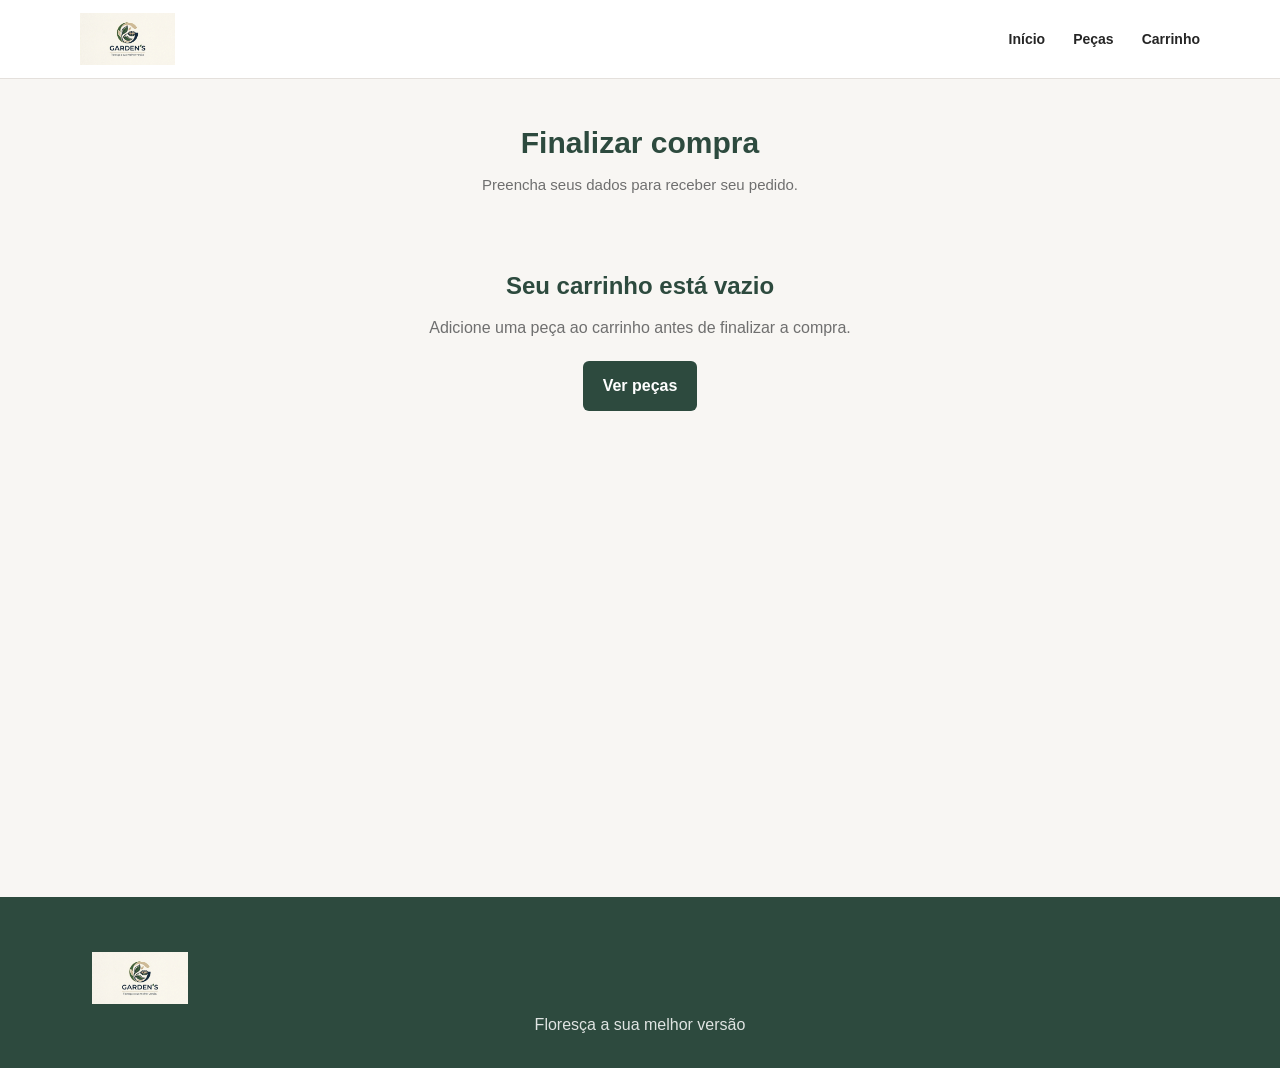
<file: checkout.html>
<!DOCTYPE html>
<html lang="pt-BR">

<head>

    <meta charset="UTF-8">

    <meta
        name="viewport"
        content="width=device-width, initial-scale=1.0"
    >

    <title>Finalizar compra | GARDEN'S</title>

    <link
        rel="stylesheet"
        href="css/style.css"
    >

    <style>

        /* ==================================================
           AJUSTE DA LOGO
        ================================================== */

        .header .logo {
            display: flex !important;
            align-items: center !important;
            justify-content: flex-start !important;
            width: 120px !important;
            height: 52px !important;
            min-width: 120px !important;
            max-width: 120px !important;
            flex: 0 0 120px !important;
            overflow: hidden !important;
        }

        .header .logo img {
            display: block !important;
            width: 120px !important;
            height: 52px !important;
            min-width: 120px !important;
            max-width: 120px !important;
            min-height: 52px !important;
            max-height: 52px !important;
            object-fit: contain !important;
            object-position: left center !important;
        }

        .footer-logo img {
            display: block !important;
            width: 120px !important;
            height: 52px !important;
            max-width: 120px !important;
            max-height: 52px !important;
            object-fit: contain !important;
        }


        /* ==================================================
           CHECKOUT
        ================================================== */

        .checkout-page {
            background: #f8f6f3;
            min-height: calc(100vh - 82px);
            padding: 40px 0 70px;
        }

        .checkout-title {
            text-align: center;
            margin-bottom: 30px;
        }

        .checkout-title h1 {
            color: var(--verde);
            font-size: 30px;
            margin-bottom: 6px;
        }

        .checkout-title p {
            color: var(--texto-claro);
            font-size: 15px;
        }


        /* ==================================================
           LAYOUT
        ================================================== */

        .checkout-layout {
            display: grid;
            grid-template-columns: minmax(0, 1fr) 370px;
            gap: 25px;
            align-items: start;
        }

        .checkout-card {
            background: #fff;
            border: 1px solid var(--borda);
            border-radius: 10px;
            padding: 25px;
            box-shadow: 0 4px 15px rgba(0,0,0,0.04);
        }

        .checkout-card + .checkout-card {
            margin-top: 20px;
        }

        .checkout-card h2 {
            color: var(--verde);
            font-size: 19px;
            margin-bottom: 20px;
        }


        /* ==================================================
           FORMULÁRIO
        ================================================== */

        .form-grid {
            display: grid;
            grid-template-columns: 1fr 1fr;
            gap: 16px;
        }

        .form-group {
            display: flex;
            flex-direction: column;
        }

        .form-group.full {
            grid-column: 1 / -1;
        }

        .form-group label {
            font-size: 13px;
            font-weight: 700;
            color: #444;
            margin-bottom: 6px;
        }

        .form-group input,
        .form-group select {
            width: 100%;
            height: 45px;
            border: 1px solid #d8d3cd;
            border-radius: 6px;
            padding: 0 12px;
            font-size: 14px;
            color: var(--texto);
            background: #fff;
            outline: none;
        }

        .form-group input:focus,
        .form-group select:focus {
            border-color: var(--verde);
            box-shadow: 0 0 0 3px rgba(45,74,62,.08);
        }

        .form-group small {
            margin-top: 5px;
            color: #888;
            font-size: 11px;
        }


        /* ==================================================
           PAGAMENTO
        ================================================== */

        .payment-options {
            display: grid;
            gap: 10px;
        }

        .payment-option {
            position: relative;
        }

        .payment-option input {
            position: absolute;
            opacity: 0;
        }

        .payment-option label {
            display: flex;
            align-items: center;
            gap: 13px;
            border: 1px solid #d8d3cd;
            border-radius: 8px;
            padding: 14px;
            cursor: pointer;
        }

        .payment-option input:checked + label {
            border-color: var(--verde);
            background: #f4f8f5;
        }

        .payment-icon {
            width: 40px;
            height: 40px;
            border-radius: 50%;
            background: var(--bege);
            display: flex;
            align-items: center;
            justify-content: center;
            font-size: 19px;
            flex-shrink: 0;
        }

        .payment-info strong {
            display: block;
            font-size: 14px;
            margin-bottom: 2px;
        }

        .payment-info span {
            display: block;
            color: var(--texto-claro);
            font-size: 12px;
        }


        /* ==================================================
           RESUMO
        ================================================== */

        .summary-card {
            position: sticky;
            top: 100px;
        }

        .cart-products {
            display: flex;
            flex-direction: column;
            gap: 14px;
        }

        .cart-product {
            display: flex;
            align-items: center;
            gap: 12px;
            padding-bottom: 14px;
            border-bottom: 1px solid var(--borda);
        }

        .cart-product:last-child {
            border-bottom: none;
            padding-bottom: 0;
        }

        .cart-product img {
            width: 60px;
            height: 72px;
            object-fit: cover;
            border-radius: 6px;
            flex-shrink: 0;
        }

        .cart-product-info {
            flex: 1;
        }

        .cart-product-info strong {
            display: block;
            font-size: 13px;
            line-height: 1.35;
            margin-bottom: 4px;
        }

        .cart-product-info span {
            color: var(--texto-claro);
            font-size: 11px;
        }

        .cart-product-price {
            color: var(--verde);
            font-size: 13px;
            font-weight: 700;
            white-space: nowrap;
        }

        .summary-divider {
            height: 1px;
            background: var(--borda);
            margin: 20px 0;
        }

        .summary-line {
            display: flex;
            justify-content: space-between;
            margin-bottom: 10px;
            font-size: 14px;
        }

        .summary-line span:first-child {
            color: var(--texto-claro);
        }

        .summary-line span:last-child {
            font-weight: 600;
        }

        .summary-total {
            display: flex;
            justify-content: space-between;
            align-items: center;
        }

        .summary-total strong:first-child {
            font-size: 16px;
        }

        .summary-total strong:last-child {
            color: var(--verde);
            font-size: 22px;
        }


        /* ==================================================
           BOTÃO
        ================================================== */

        .checkout-button {
            width: 100%;
            border: none;
            border-radius: 6px;
            background: var(--verde);
            color: #fff;
            padding: 15px;
            margin-top: 22px;
            font-size: 15px;
            font-weight: 700;
            cursor: pointer;
        }

        .checkout-button:hover {
            background: var(--verde-claro);
        }

        .checkout-button:disabled {
            opacity: 0.7;
            cursor: not-allowed;
        }

        .secure-message {
            text-align: center;
            color: #777;
            font-size: 11px;
            margin-top: 12px;
            line-height: 1.5;
        }


        /* ==================================================
           MENSAGENS
        ================================================== */

        .message {
            display: none;
            margin-top: 15px;
            padding: 12px;
            border-radius: 6px;
            text-align: center;
            font-size: 13px;
        }

        .message.error {
            display: block;
            background: #fff1f1;
            color: #a33;
            border: 1px solid #efcccc;
        }

        .message.success {
            display: block;
            background: #eef8f1;
            color: #28633c;
            border: 1px solid #c9e4d1;
        }


        /* ==================================================
           CARRINHO VAZIO
        ================================================== */

        .empty-checkout {
            max-width: 550px;
            margin: 70px auto;
            text-align: center;
        }

        .empty-checkout h2 {
            color: var(--verde);
            margin-bottom: 10px;
        }

        .empty-checkout p {
            color: var(--texto-claro);
            margin-bottom: 20px;
        }

        .back-store {
            display: inline-block;
            background: var(--verde);
            color: #fff;
            padding: 12px 20px;
            border-radius: 6px;
            font-weight: 700;
        }


        /* ==================================================
           CELULAR
        ================================================== */

        @media (max-width: 900px) {

            .checkout-layout {
                grid-template-columns: 1fr;
            }

            .summary-card {
                position: static;
                grid-row: 1;
            }

        }

        @media (max-width: 600px) {

            .checkout-page {
                padding: 28px 0 50px;
            }

            .checkout-title h1 {
                font-size: 25px;
            }

            .checkout-card {
                padding: 20px;
            }

            .form-grid {
                grid-template-columns: 1fr;
            }

            .form-group.full {
                grid-column: auto;
            }

            .header .logo {
                width: 110px !important;
                height: 48px !important;
                min-width: 110px !important;
                max-width: 110px !important;
                flex-basis: 110px !important;
            }

            .header .logo img {
                width: 110px !important;
                height: 48px !important;
                min-width: 110px !important;
                max-width: 110px !important;
                min-height: 48px !important;
                max-height: 48px !important;
            }

        }

        /* ==================================================
           MODAL — CARTÃO DE CRÉDITO
        ================================================== */

        .modal-cartao {
            display: none;
            position: fixed;
            inset: 0;
            z-index: 9999;
            background: rgba(0, 0, 0, 0.55);
            align-items: center;
            justify-content: center;
            padding: 20px;
        }

        .modal-cartao.ativo {
            display: flex;
        }

        .modal-cartao-conteudo {
            position: relative;
            width: 100%;
            max-width: 480px;
            background: #fff;
            border-radius: 14px;
            padding: 30px 25px;
            text-align: center;
            box-shadow: 0 15px 40px rgba(0,0,0,0.20);
            animation: aparecerModalCartao 0.2s ease-out;
        }

        .modal-cartao-icone {
            font-size: 42px;
            margin-bottom: 12px;
        }

        .modal-cartao-conteudo h2 {
            color: var(--verde);
            font-size: 22px;
            margin: 0 0 15px;
        }

        .modal-cartao-conteudo p {
            color: #555;
            font-size: 14px;
            line-height: 1.6;
            margin-bottom: 12px;
        }

        .modal-cartao-destaque {
            background: #f7faf8;
            border: 1px solid #dfe5e1;
            border-radius: 8px;
            padding: 14px;
            margin: 18px 0;
            color: #444;
            font-size: 14px;
            line-height: 1.5;
        }

        .modal-cartao-fechar {
            width: 100%;
            border: none;
            border-radius: 8px;
            background: var(--verde);
            color: #fff;
            padding: 14px;
            font-size: 15px;
            font-weight: 700;
            cursor: pointer;
            margin-top: 8px;
        }

        .modal-cartao-fechar:hover {
            background: var(--verde-claro);
        }

        @keyframes aparecerModalCartao {
            from {
                opacity: 0;
                transform: translateY(10px) scale(0.98);
            }

            to {
                opacity: 1;
                transform: translateY(0) scale(1);
            }
        }

        @media (max-width: 600px) {

            .modal-cartao {
                padding: 15px;
            }

            .modal-cartao-conteudo {
                padding: 25px 20px;
                max-width: 100%;
            }

            .modal-cartao-conteudo h2 {
                font-size: 20px;
            }

        }

                /* ==================================================
           MODAL — CONFIRMAÇÃO DO PEDIDO
        ================================================== */

        .modal-confirmacao {
            display: none;
            position: fixed;
            inset: 0;
            z-index: 10000;
            background: rgba(0, 0, 0, 0.55);
            align-items: center;
            justify-content: center;
            padding: 20px;
            box-sizing: border-box;
        }

        .modal-confirmacao.ativo {
            display: flex;
        }

        .modal-confirmacao-conteudo {
            width: 100%;
            max-width: 520px;
            max-height: 90vh;
            overflow-y: auto;
            background: #fff;
            border-radius: 14px;
            padding: 30px 25px;
            box-sizing: border-box;
            box-shadow: 0 15px 40px rgba(0,0,0,0.20);
        }

        .modal-confirmacao-titulo {
            text-align: center;
            color: var(--verde);
            margin-bottom: 20px;
        }

        .modal-confirmacao-fechar {
            width: 100%;
            border: none;
            border-radius: 8px;
            background: #777;
            color: #fff;
            padding: 13px;
            font-size: 14px;
            font-weight: 700;
            cursor: pointer;
            margin-top: 10px;
        }

        @media (max-width: 600px) {

            .modal-confirmacao {
                padding: 15px;
            }

            .modal-confirmacao-conteudo {
                max-height: 92vh;
                padding: 25px 18px;
            }

        }
        
    </style>

</head>


<body>


<header class="header">

    <div class="container header-content">

        <a href="index.html" class="logo">

            <img
                src="logo.jpg"
                alt="GARDEN'S"
            >

        </a>


        <nav class="menu">

            <a href="index.html">
                Início
            </a>

            <a href="pecas.html">
                Peças
            </a>

            <a href="carinho.html">
                Carrinho
                <span id="cart-count">
                    0
                </span>
            </a>

        </nav>


        <button
            class="menu-button"
            id="menu-button"
            type="button"
            aria-label="Abrir menu"
        >
            ☰
        </button>

    </div>


    <div
        class="mobile-menu"
        id="mobile-menu"
    >

        <a href="index.html">
            Início
        </a>

        <a href="pecas.html">
            Peças
        </a>

        <a href="carinho.html">
            Carrinho
        </a>

    </div>

</header>



<main class="checkout-page">

    <div class="container">

        <div class="checkout-title">

            <h1>
                Finalizar compra
            </h1>

            <p>
                Preencha seus dados para receber seu pedido.
            </p>

        </div>


        <div id="checkout-content">

            <div class="checkout-layout">

                <div>


                    <!-- ==========================================
                         DADOS DO CLIENTE
                    =========================================== -->

                    <div class="checkout-card">

                        <h2>
                            1. Seus dados
                        </h2>


                        <div class="form-grid">


                            <div class="form-group full">

                                <label for="nome">
                                    Nome completo *
                                </label>

                                <input
                                    type="text"
                                    id="nome"
                                    autocomplete="name"
                                    placeholder="Digite seu nome completo"
                                >

                            </div>



                            <div class="form-group">

                                <label for="telefone">
                                    Telefone / WhatsApp *
                                </label>


                                <div style="
                                    display:flex;
                                    align-items:center;
                                    gap:8px;
                                ">

                                    <span style="
                                        height:45px;
                                        display:flex;
                                        align-items:center;
                                        padding:0 12px;
                                        background:#f5f3f0;
                                        border:1px solid #d8d3cd;
                                        border-radius:6px;
                                        font-size:14px;
                                        font-weight:700;
                                        color:#444;
                                    ">
                                        +55
                                    </span>


                                    <input
                                        type="tel"
                                        id="telefone"
                                        autocomplete="tel"
                                        placeholder="(00) 00000-0000"
                                        style="flex:1;"
                                    >

                                </div>


                                <small>
                                    Digite apenas o DDD e o número do telefone.
                                </small>

                            </div>



                            <div class="form-group">

                                <label for="email">
                                    E-mail *
                                </label>

                                <input
                                    type="email"
                                    id="email"
                                    autocomplete="email"
                                    placeholder="seuemail@exemplo.com"
                                >

                            </div>



                            <div class="form-group full">

                                <label for="cpf">
                                    CPF *
                                </label>

                                <input
                                    type="text"
                                    id="cpf"
                                    inputmode="numeric"
                                    placeholder="000.000.000-00"
                                    maxlength="14"
                                >

                                <small>
                                    Necessário para o processamento do pagamento.
                                </small>

                            </div>

                        </div>

                    </div>



                    <!-- ==========================================
                         ENDEREÇO
                    =========================================== -->

                    <div class="checkout-card">

                        <h2>
                            2. Endereço de entrega
                        </h2>


                        <div class="form-grid">


                            <div class="form-group">

                                <label for="cep">
                                    CEP *
                                </label>

                                <input
                                    type="text"
                                    id="cep"
                                    inputmode="numeric"
                                    autocomplete="postal-code"
                                    placeholder="00000-000"
                                    maxlength="9"
                                >

                                <small>
                                    Digite o CEP com 8 números.
                                </small>

                            </div>



                            <div class="form-group full">

                                <label for="endereco">
                                    Endereço *
                                </label>

                                <input
                                    type="text"
                                    id="endereco"
                                    autocomplete="street-address"
                                    placeholder="Rua, avenida, travessa..."
                                >

                            </div>



                            <div class="form-group">

                                <label for="numero">
                                    Número *
                                </label>

                                <input
                                    type="text"
                                    id="numero"
                                    placeholder="Ex.: 125"
                                >

                            </div>



                            <div class="form-group">

                                <label for="complemento">
                                    Complemento
                                </label>

                                <input
                                    type="text"
                                    id="complemento"
                                    placeholder="Apartamento, bloco..."
                                >

                            </div>



                            <div class="form-group">

                                <label for="bairro">
                                    Bairro *
                                </label>

                                <input
                                    type="text"
                                    id="bairro"
                                    placeholder="Seu bairro"
                                >

                            </div>



                            <div class="form-group">

                                <label for="cidade">
                                    Cidade *
                                </label>

                                <input
                                    type="text"
                                    id="cidade"
                                    placeholder="Sua cidade"
                                >

                            </div>



                            <div class="form-group">

                                <label for="estado">
                                    Estado *
                                </label>

                                <select id="estado">

                                    <option value="">
                                        Selecione
                                    </option>

                                    <option value="AC">Acre</option>
                                    <option value="AL">Alagoas</option>
                                    <option value="AP">Amapá</option>
                                    <option value="AM">Amazonas</option>
                                    <option value="BA">Bahia</option>
                                    <option value="CE">Ceará</option>
                                    <option value="DF">Distrito Federal</option>
                                    <option value="ES">Espírito Santo</option>
                                    <option value="GO">Goiás</option>
                                    <option value="MA">Maranhão</option>
                                    <option value="MT">Mato Grosso</option>
                                    <option value="MS">Mato Grosso do Sul</option>
                                    <option value="MG">Minas Gerais</option>
                                    <option value="PA">Pará</option>
                                    <option value="PB">Paraíba</option>
                                    <option value="PR">Paraná</option>
                                    <option value="PE">Pernambuco</option>
                                    <option value="PI">Piauí</option>
                                    <option value="RJ">Rio de Janeiro</option>
                                    <option value="RN">Rio Grande do Norte</option>
                                    <option value="RS">Rio Grande do Sul</option>
                                    <option value="RO">Rondônia</option>
                                    <option value="RR">Roraima</option>
                                    <option value="SC">Santa Catarina</option>
                                    <option value="SP">São Paulo</option>
                                    <option value="SE">Sergipe</option>
                                    <option value="TO">Tocantins</option>

                                </select>

                            </div>

                        </div>

                    </div>



                    <!-- ==========================================
                         PAGAMENTO
                    =========================================== -->

                    <div class="checkout-card">

                        <h2>
                            3. Forma de pagamento
                        </h2>


                        <div class="payment-options">


                            <div class="payment-option">

                                <input
                                    type="radio"
                                    id="pagamento-pix"
                                    name="pagamento"
                                    value="pix"
                                    checked
                                >

                                <label for="pagamento-pix">

                                    <div class="payment-icon">
                                        ◈
                                    </div>

                                    <div class="payment-info">

                                        <strong>
                                            PIX
                                        </strong>

                                        <span>
                                            Pagamento pelo Mercado Pago
                                        </span>

                                    </div>

                                </label>

                            </div>



                            <div class="payment-option">

                                <input
                                    type="radio"
                                    id="pagamento-credito"
                                    name="pagamento"
                                    value="cartao_credito"
                                >

                                <label for="pagamento-credito">

                                    <div class="payment-icon">
                                        💳
                                    </div>

                                    <div class="payment-info">

                                        <strong>
                                            Cartão de crédito
                                        </strong>

                                        <span>
                                            Pagamento pela InfinitePay
                                        </span>

                                    </div>

                                </label>

                            </div>



                            <div class="payment-option">

                                <input
                                    type="radio"
                                    id="pagamento-debito"
                                    name="pagamento"
                                    value="cartao_debito"
                                >

                                <label for="pagamento-debito">

                                    <div class="payment-icon">
                                        💳
                                    </div>

                                    <div class="payment-info">

                                        <strong>
                                            Cartão de débito
                                        </strong>

                                        <span>
                                            Pagamento pela InfinitePay
                                        </span>

                                    </div>

                                </label>

                            </div>

                        </div>

                    </div>



                    <div
                        id="checkout-message"
                        class="message"
                    ></div>


                    <div
                        id="pix-payment"
                        style="display:none; margin-top:20px;"
                    ></div>
                  
    <!-- ==========================================
     CONFIRMAÇÃO DO PEDIDO
    =========================================== -->

<div
    id="confirmacao-pedido"
    style="display:none; margin-top:20px;"
></div>
                    
                </div>



                <!-- ==========================================
                     RESUMO
                =========================================== -->

                <aside class="checkout-card summary-card">

                    <h2>
                        Resumo do pedido
                    </h2>


                    <div
                        id="cart-products"
                        class="cart-products"
                    ></div>


                    <div class="summary-divider"></div>


                    <div class="summary-line">

                        <span>
                            Produtos
                        </span>

                        <span id="subtotal">
                            R$ 0,00
                        </span>

                    </div>


                    <div class="summary-line">

                        <span>
                            Frete
                        </span>

                        <span>
                            A calcular
                        </span>

                    </div>


                    <div class="summary-divider"></div>


                    <div class="summary-total">

                        <strong>
                            Total
                        </strong>

                        <strong id="total">
                            R$ 0,00
                        </strong>

                    </div>


                    <button
                        type="button"
                        class="checkout-button"
                        id="btn-continuar"
                    >
                        Continuar para pagamento
                    </button>


                    <div class="secure-message">

                        🔒 Seus dados de pagamento serão
                        processados pelo gateway.
                        A GARDEN'S não armazena dados do cartão.

                    </div>

                </aside>

            </div>

        </div>



        <!-- ==========================================
             CARRINHO VAZIO
        =========================================== -->

        <div
            id="empty-checkout"
            class="empty-checkout"
            style="display:none;"
        >

            <h2>
                Seu carrinho está vazio
            </h2>

            <p>
                Adicione uma peça ao carrinho antes
                de finalizar a compra.
            </p>

            <a
                href="pecas.html"
                class="back-store"
            >
                Ver peças
            </a>

        </div>

    </div>

</main>



<footer class="footer">

    <div class="container">

        <div class="footer-logo">

            <img
                src="logo.jpg"
                alt="GARDEN'S"
            >

        </div>

        <p>
            Floresça a sua melhor versão
        </p>

    </div>

</footer>

<!-- ==================================================
     MODAL — CARTÃO DE CRÉDITO
================================================== -->

<div
    id="modal-cartao-credito"
    class="modal-cartao"
    role="dialog"
    aria-modal="true"
    aria-labelledby="titulo-modal-cartao"
>

    <div class="modal-cartao-conteudo">

        <div class="modal-cartao-icone">
            💳
        </div>

        <h2 id="titulo-modal-cartao">
            Pagamento com cartão de crédito
        </h2>

        <p>
            Estamos ajustando nosso site para receber
            pagamentos com cartão de crédito.
        </p>

        <p>
            No momento, essa modalidade ainda não está
            disponível diretamente pelo site.
        </p>

        <div class="modal-cartao-destaque">
            Se você deseja pagar com cartão de crédito,
            entre em contato conosco.
            <br><br>
            Podemos levar a maquininha até você para
            realizar o pagamento.
        </div>

        <button
            type="button"
            id="fechar-modal-cartao-credito"
            class="modal-cartao-fechar"
        >
            VOLTAR AO CHECKOUT
        </button>

    </div>

</div>

<!-- ==================================================
     MODAL — CONFIRMAÇÃO DO PEDIDO
================================================== -->

<div
    id="modal-confirmacao-pedido"
    class="modal-confirmacao"
    role="dialog"
    aria-modal="true"
    aria-labelledby="titulo-modal-confirmacao"
>

    <div class="modal-confirmacao-conteudo">

        <div
            id="conteudo-modal-confirmacao"
        ></div>

        <button
            type="button"
            id="fechar-modal-confirmacao"
            class="modal-confirmacao-fechar"
        >
            FECHAR
        </button>

    </div>

</div>
    
<script>


/* ==================================================
   CONFIGURAÇÕES
================================================== */

const HYPER_HANDLER_URL =
    "https://kiefyoedeervkrtrkghj.supabase.co/functions/v1/hyper-handler";


let monitoramentoPagamento = null;


/* ==================================================
   MENU
================================================== */

document.addEventListener("DOMContentLoaded", function () {

    /* ==================================================
       MODAL — CARTÃO DE CRÉDITO
    ================================================== */

    const modalCartaoCredito =
        document.getElementById("modal-cartao-credito");

    const fecharModalCartaoCredito =
        document.getElementById("fechar-modal-cartao-credito");

    if (fecharModalCartaoCredito) {
        fecharModalCartaoCredito.addEventListener("click", function () {

            modalCartaoCredito.classList.remove("ativo");

            document.body.style.overflow = "";
        });
    }
    
    /* ==================================================
       MODAL — FECHAR CONFIRMAÇÃO DO PEDIDO
    ================================================== */

    const modalConfirmacao =
        document.getElementById("modal-confirmacao-pedido");

    const fecharModalConfirmacao =
        document.getElementById("fechar-modal-confirmacao");

    if (fecharModalConfirmacao) {

        fecharModalConfirmacao.addEventListener("click", function () {

            modalConfirmacao.classList.remove("ativo");

            document.body.style.overflow = "";

        });

    }
    
    const menuButton =
        document.getElementById("menu-button");

    const mobileMenu =
        document.getElementById("mobile-menu");


    if (menuButton && mobileMenu) {

        menuButton.addEventListener("click", function () {

            if (mobileMenu.style.display === "block") {

                mobileMenu.style.display = "none";

                menuButton.textContent = "☰";

            } else {

                mobileMenu.style.display = "block";

                menuButton.textContent = "✕";

            }

        });


        mobileMenu
            .querySelectorAll("a")
            .forEach(function (link) {

                link.addEventListener("click", function () {

                    mobileMenu.style.display = "none";

                    menuButton.textContent = "☰";

                });

            });

    }


    atualizarContador();

    carregarCarrinho();

    configurarCPF();

    configurarTelefone();

    configurarCEP();

    carregarDadosCliente();


    const botao =
        document.getElementById("btn-continuar");


    if (botao) {

        botao.addEventListener(
            "click",
            continuarPagamento
        );

    }

});


/* ==================================================
   CONTADOR DO CARRINHO
================================================== */

function atualizarContador() {

    const contador =
        document.getElementById("cart-count");


    if (!contador) return;


    let carrinho = [];


    try {

        carrinho =
            JSON.parse(
                localStorage.getItem("gardens_cart")
            ) || [];

    } catch (erro) {

        carrinho = [];

    }


    let quantidade = 0;


    carrinho.forEach(function (item) {

        quantidade +=
            Number(item.quantidade) || 0;

    });


    contador.textContent =
        quantidade;


    if (quantidade === 0) {

        contador.style.display =
            "none";

    } else {

        contador.style.display =
            "inline-flex";

    }

}


/* ==================================================
   OBTER CARRINHO
================================================== */

function obterCarrinho() {

    try {

        return JSON.parse(
            localStorage.getItem("gardens_cart")
        ) || [];

    } catch (erro) {

        return [];

    }

}


/* ==================================================
   PREÇO
================================================== */

function converterPreco(preco) {

    if (typeof preco === "number") {

        return preco;

    }


    if (!preco) {

        return 0;

    }


    return Number(
        String(preco)
            .replace("R$", "")
            .replace(/\s/g, "")
            .replace(/\./g, "")
            .replace(",", ".")
    ) || 0;

}


function formatarPreco(valor) {

    return Number(valor).toLocaleString(
        "pt-BR",
        {
            style: "currency",
            currency: "BRL"
        }
    );

}


/* ==================================================
   CARREGAR PRODUTOS
================================================== */

function carregarCarrinho() {

    const carrinho =
        obterCarrinho();


    const conteudo =
        document.getElementById(
            "checkout-content"
        );


    const vazio =
        document.getElementById(
            "empty-checkout"
        );


    if (!carrinho.length) {

        conteudo.style.display =
            "none";

        vazio.style.display =
            "block";

        return;

    }


    conteudo.style.display =
        "block";

    vazio.style.display =
        "none";


    const container =
        document.getElementById(
            "cart-products"
        );


    container.innerHTML = "";


    let total = 0;


    carrinho.forEach(function (item) {

        const preco =
            converterPreco(item.preco);


        const quantidade =
            Number(item.quantidade) || 1;


        const subtotal =
            preco * quantidade;


        total += subtotal;


        const produto =
            document.createElement("div");


        produto.className =
            "cart-product";


        const imagem =
            item.imagem || "";


        const nome =
            item.nome || "Produto";


        produto.innerHTML = `

            <img
                src="${imagem}"
                alt="${nome}"
            >

            <div class="cart-product-info">

                <strong>
                    ${nome}
                </strong>

                <span>
                    Quantidade: ${quantidade}
                </span>

            </div>

            <div class="cart-product-price">
                ${formatarPreco(subtotal)}
            </div>

        `;


        container.appendChild(produto);

    });


    document.getElementById("subtotal")
        .textContent =
        formatarPreco(total);


    document.getElementById("total")
        .textContent =
        formatarPreco(total);

}


/* ==================================================
   CPF
================================================== */

function configurarCPF() {

    const campo =
        document.getElementById("cpf");


    if (!campo) return;


    campo.addEventListener("input", function () {

        let valor =
            campo.value.replace(/\D/g, "");


        valor =
            valor.substring(0, 11);


        if (valor.length > 9) {

            valor =
                valor.replace(
                    /(\d{3})(\d{3})(\d{3})(\d{1,2})/,
                    "$1.$2.$3-$4"
                );

        } else if (valor.length > 6) {

            valor =
                valor.replace(
                    /(\d{3})(\d{3})(\d{1,3})/,
                    "$1.$2.$3"
                );

        } else if (valor.length > 3) {

            valor =
                valor.replace(
                    /(\d{3})(\d{1,3})/,
                    "$1.$2"
                );

        }


        campo.value =
            valor;

    });

}


/* ==================================================
   TELEFONE
================================================== */

function configurarTelefone() {

    const campo =
        document.getElementById("telefone");


    if (!campo) return;


    campo.addEventListener("input", function () {

        let valor =
            campo.value.replace(/\D/g, "");


        valor =
            valor.substring(0, 11);


        if (valor.length > 10) {

            valor =
                valor.replace(
                    /(\d{2})(\d{5})(\d{4})/,
                    "($1) $2-$3"
                );

        } else if (valor.length > 6) {

            valor =
                valor.replace(
                    /(\d{2})(\d{4})(\d{1,4})/,
                    "($1) $2-$3"
                );

        } else if (valor.length > 2) {

            valor =
                valor.replace(
                    /(\d{2})(\d{1,5})/,
                    "($1) $2"
                );

        }


        campo.value =
            valor;

    });

}


/* ==================================================
   CEP
================================================== */

function configurarCEP() {

    const campo =
        document.getElementById("cep");


    if (!campo) return;


    campo.addEventListener("input", function () {

        let valor =
            campo.value.replace(/\D/g, "");


        valor =
            valor.substring(0, 8);


        if (valor.length > 5) {

            valor =
                valor.replace(
                    /(\d{5})(\d{1,3})/,
                    "$1-$2"
                );

        }


        campo.value =
            valor;

    });


    campo.addEventListener("blur", async function () {

        const cep =
            campo.value.replace(/\D/g, "");


        if (cep.length !== 8) {

            return;

        }


        const endereco =
            document.getElementById("endereco");

        const bairro =
            document.getElementById("bairro");

        const cidade =
            document.getElementById("cidade");

        const estado =
            document.getElementById("estado");


        try {

            endereco.value =
                "Consultando...";

            bairro.value =
                "Consultando...";

            cidade.value =
                "Consultando...";

            estado.value =
                "Consultando...";


            const resposta =
                await fetch(
                    `https://viacep.com.br/ws/${cep}/json/`
                );


            if (!resposta.ok) {

                throw new Error(
                    "Não foi possível consultar o CEP."
                );

            }


            const dados =
                await resposta.json();


            if (dados.erro) {

                endereco.value = "";
                bairro.value = "";
                cidade.value = "";
                estado.value = "";

                alert(
                    "CEP não encontrado."
                );

                return;

            }


            endereco.value =
                dados.logradouro || "";

            bairro.value =
                dados.bairro || "";

            cidade.value =
                dados.localidade || "";

            estado.value =
                dados.uf || "";


            document
                .getElementById("numero")
                ?.focus();


        } catch (erro) {

            console.error(
                "Erro ao consultar CEP:",
                erro
            );


            endereco.value = "";
            bairro.value = "";
            cidade.value = "";
            estado.value = "";


            alert(
                "Não foi possível consultar o CEP. Tente novamente."
            );

        }

    });

}


/* ==================================================
   MENSAGEM
================================================== */

function mostrarMensagem(
    texto,
    tipo
) {

    const mensagem =
        document.getElementById(
            "checkout-message"
        );


    mensagem.textContent =
        texto;


    mensagem.className =
        "message " + tipo;


    mensagem.scrollIntoView({
        behavior: "smooth",
        block: "center"
    });

}


/* ==================================================
   VALIDAR
================================================== */

function validarFormulario() {

    const campos = [

        ["nome", "Nome completo"],

        ["telefone", "Telefone / WhatsApp"],

        ["email", "E-mail"],

        ["cpf", "CPF"],

        ["cep", "CEP"],

        ["endereco", "Endereço"],

        ["numero", "Número"],

        ["bairro", "Bairro"],

        ["cidade", "Cidade"],

        ["estado", "Estado"]

    ];


    for (const item of campos) {

        const campo =
            document.getElementById(
                item[0]
            );


        if (!campo || !campo.value.trim()) {

            mostrarMensagem(
                "Preencha o campo: " +
                item[1],
                "error"
            );


            if (campo) {

                campo.focus();

            }


            return false;

        }

    }


    const email =
        document
            .getElementById("email")
            .value
            .trim();


    if (
        !/^[^\s@]+@[^\s@]+\.[^\s@]+$/
            .test(email)
    ) {

        mostrarMensagem(
            "Digite um e-mail válido.",
            "error"
        );


        document
            .getElementById("email")
            .focus();


        return false;

    }


    const cpf =
        document
            .getElementById("cpf")
            .value
            .replace(/\D/g, "");


    if (cpf.length !== 11) {

        mostrarMensagem(
            "Digite um CPF com 11 números.",
            "error"
        );


        document
            .getElementById("cpf")
            .focus();


        return false;

    }


    const cep =
        document
            .getElementById("cep")
            .value
            .replace(/\D/g, "");


    if (cep.length !== 8) {

        mostrarMensagem(
            "Digite um CEP com 8 números.",
            "error"
        );


        document
            .getElementById("cep")
            .focus();


        return false;

    }


    return true;

}


/* ==================================================
   SALVAR DADOS DO CLIENTE
================================================== */

function salvarDadosCliente() {

    const dadosCliente = {

        nome:
            document.getElementById("nome")
                .value
                .trim(),

        telefone:
            document.getElementById("telefone")
                .value
                .trim(),

        email:
            document.getElementById("email")
                .value
                .trim(),

        cep:
            document.getElementById("cep")
                .value
                .trim(),

        endereco:
            document.getElementById("endereco")
                .value
                .trim(),

        numero:
            document.getElementById("numero")
                .value
                .trim(),

        complemento:
            document.getElementById("complemento")
                .value
                .trim(),

        bairro:
            document.getElementById("bairro")
                .value
                .trim(),

        cidade:
            document.getElementById("cidade")
                .value
                .trim(),

        estado:
            document.getElementById("estado")
                .value

    };


    localStorage.setItem(
        "gardens_cliente",
        JSON.stringify(dadosCliente)
    );
  
}


/* ==================================================
   CARREGAR DADOS DO CLIENTE
================================================== */

function carregarDadosCliente() {

    let dadosCliente = null;


    try {

        dadosCliente =
            JSON.parse(
                localStorage.getItem(
                    "gardens_cliente"
                )
            );

    } catch (erro) {

        dadosCliente = null;

    }


    if (!dadosCliente) {

        return;

    }


    if (dadosCliente.nome) {

        document.getElementById("nome").value =
            dadosCliente.nome;

    }


    if (dadosCliente.telefone) {

        document.getElementById("telefone").value =
            dadosCliente.telefone;

    }


    if (dadosCliente.email) {

        document.getElementById("email").value =
            dadosCliente.email;

    }


    if (dadosCliente.cep) {

        document.getElementById("cep").value =
            dadosCliente.cep;

    }


    if (dadosCliente.endereco) {

        document.getElementById("endereco").value =
            dadosCliente.endereco;

    }


    if (dadosCliente.numero) {

        document.getElementById("numero").value =
            dadosCliente.numero;

    }


    if (dadosCliente.complemento) {

        document.getElementById("complemento").value =
            dadosCliente.complemento;

    }


    if (dadosCliente.bairro) {

        document.getElementById("bairro").value =
            dadosCliente.bairro;

    }


    if (dadosCliente.cidade) {

        document.getElementById("cidade").value =
            dadosCliente.cidade;

    }


    if (dadosCliente.estado) {

        document.getElementById("estado").value =
            dadosCliente.estado;

    }

}


/* ==================================================
   CONTINUAR PAGAMENTO
================================================== */

async function continuarPagamento() {

       
    if (!validarFormulario()) {

        return;

    }


    salvarDadosCliente();


    const carrinho =
        obterCarrinho();


    if (!carrinho.length) {

        mostrarMensagem(
            "Seu carrinho está vazio.",
            "error"
        );

        return;

    }


    const pagamento =
        document.querySelector(
            'input[name="pagamento"]:checked'
        );


    const total =
        carrinho.reduce(
            function (soma, item) {

                return soma +
                    converterPreco(item.preco) *
                    (Number(item.quantidade) || 1);

            },
            0
        );


    const pedido = {

        cliente_nome:
            document.getElementById("nome")
                .value
                .trim(),

        telefone:
            document.getElementById("telefone")
                .value
                .trim(),

        email:
            document.getElementById("email")
                .value
                .trim(),

        cpf:
            document.getElementById("cpf")
                .value
                .replace(/\D/g, ""),

        cep:
            document.getElementById("cep")
                .value
                .replace(/\D/g, ""),

        endereco:
            document.getElementById("endereco")
                .value
                .trim(),

        numero:
            document.getElementById("numero")
                .value
                .trim(),

        complemento:
            document.getElementById("complemento")
                .value
                .trim(),

        bairro:
            document.getElementById("bairro")
                .value
                .trim(),

        cidade:
            document.getElementById("cidade")
                .value
                .trim(),

        estado:
            document.getElementById("estado")
                .value,

        valor:
            total,

        metodo_pagamento:
            pagamento
                ? pagamento.value
                : "pix",
redirect_url:
    window.location.origin +
    window.location.pathname,
        
        produtos:
            carrinho

    };

    /* ==================================================
       CARTÃO DE CRÉDITO — INFINITEPAY
    ================================================== */

    if (
        pagamento &&
        pagamento.value === "cartao_credito"
    ) {

        const botao =
            document.getElementById(
                "btn-continuar"
            );

        botao.disabled = true;

        botao.textContent =
            "Abrindo pagamento...";

        mostrarMensagem(
            "Estamos preparando seu pagamento com cartão...",
            "success"
        );

        try {

            const resposta =
                await fetch(
                    "https://kiefyoedeervkrtrkghj.supabase.co/functions/v1/criar-infinitepay",
                    {
                        method: "POST",

                        headers: {
                            "Content-Type":
                                "application/json"
                        },

                        body:
                            JSON.stringify(pedido)
                    }
                );

            const resultado =
                await resposta.json();

            console.log(
                "Resposta do criar-infinitepay:",
                resultado
            );

            if (
                !resposta.ok ||
                !resultado.sucesso ||
                !resultado.url
            ) {

                throw new Error(
                    resultado.error ||
                    "Não foi possível criar o pagamento com cartão."
                );

            }

            localStorage.setItem(
                "gardens_infinitepay",
                JSON.stringify(resultado)
            );

            window.location.href =
                resultado.url;

            return;

        } catch (erro) {

            console.error(
                "Erro ao criar pagamento InfinitePay:",
                erro
            );

            botao.disabled = false;

            botao.textContent =
                "Continuar para pagamento";

            mostrarMensagem(
                erro.message ||
                "Não foi possível iniciar o pagamento com cartão.",
                "error"
            );

            return;
        }
    }
    
    localStorage.setItem(
        "gardens_checkout",
        JSON.stringify(pedido)
    );


    const botao =
        document.getElementById(
            "btn-continuar"
        );


    botao.disabled = true;


    botao.textContent =
        "Gerando pagamento...";


    mostrarMensagem(
        "Estamos preparando seu pagamento PIX...",
        "success"
    );


    try {

        const resposta =
            await fetch(
                "https://kiefyoedeervkrtrkghj.supabase.co/functions/v1/criar-pix",
                {
                    method: "POST",

                    headers: {
                        "Content-Type":
                            "application/json"
                    },

                    body:
                        JSON.stringify(pedido)

                }
            );


        const resultado =
            await resposta.json();


        console.log(
            "Resposta do criar-pix:",
            resultado
        );


        if (
            !resposta.ok ||
            !resultado.sucesso
        ) {

            throw new Error(
                resultado.error ||
                "Não foi possível criar o pagamento."
            );

        }


        localStorage.setItem(
            "gardens_pix",
            JSON.stringify(resultado)
        );


        mostrarPagamentoPix(
            resultado
        );


        /* ==========================================
           INICIAR MONITORAMENTO
        ========================================== */

        iniciarMonitoramentoPagamento(
            resultado.payment_id
        );


    } catch (erro) {

        console.error(
            "Erro ao criar PIX:",
            erro
        );


        mostrarMensagem(
            "Não foi possível gerar o PIX. Verifique a função criar-pix no Supabase.",
            "error"
        );


        botao.disabled = false;


        botao.textContent =
            "Continuar para pagamento";

    }

}


/* ==================================================
   MOSTRAR PAGAMENTO PIX
================================================== */

function mostrarPagamentoPix(resultado) {

    const area =
        document.getElementById(
            "pix-payment"
        );


    if (!area) {

        return;

    }


    area.style.display =
        "block";


    area.innerHTML = `

        <div style="
            background:#fff;
            border:1px solid #d8d3cd;
            border-radius:10px;
            padding:25px;
            text-align:center;
        ">

            <h2 style="
                color:var(--verde);
                margin-bottom:10px;
            ">
                PIX gerado com sucesso
            </h2>


            <p style="
                color:var(--texto-claro);
                margin-bottom:20px;
            ">
                Escaneie o QR Code pelo aplicativo do seu banco
                para realizar o pagamento.
            </p>


            ${
                resultado.qr_code_base64
                ?
                `
                <img
                    src="data:image/png;base64,${resultado.qr_code_base64}"
                    alt="QR Code PIX"
                    style="
                        width:260px;
                        max-width:100%;
                        margin:0 auto 20px;
                    "
                >
                `
                :
                ""
            }


            <p style="
                font-weight:700;
                color:var(--verde);
                margin-bottom:10px;
            ">
                PIX Copia e Cola
            </p>


            <textarea
                id="pix-copia-cola"
                readonly
                style="
                    width:100%;
                    min-height:100px;
                    padding:10px;
                    border:1px solid #d8d3cd;
                    border-radius:6px;
                    resize:none;
                    font-size:12px;
                "
            >${resultado.qr_code || ""}</textarea>


            <button
                type="button"
                onclick="copiarPix()"
                style="
                    width:100%;
                    border:0;
                    border-radius:6px;
                    background:var(--verde);
                    color:#fff;
                    padding:14px;
                    margin-top:12px;
                    font-weight:700;
                    cursor:pointer;
                "
            >
                Copiar código PIX
            </button>


            ${
                resultado.ticket_url
                ?
                `
                <a
                    href="${resultado.ticket_url}"
                    target="_blank"
                    rel="noopener noreferrer"
                    style="
                        display:block;
                        margin-top:15px;
                        color:var(--verde);
                        font-weight:700;
                    "
                >
                    Abrir pagamento
                </a>
                `
                :
                ""
            }


            <div
                id="status-pagamento"
                style="
                    margin-top:20px;
                    padding:14px;
                    border-radius:8px;
                    background:#fff8e8;
                    color:#795b16;
                    font-size:13px;
                    font-weight:600;
                "
            >
                ⏳ Aguardando confirmação do pagamento...
            </div>


            <p style="
                color:#777;
                font-size:12px;
                margin-top:18px;
            ">
                Assim que o pagamento for confirmado,
                esta página será atualizada automaticamente.
            </p>

        </div>

    `;

}


/* ==================================================
   MONITORAR PAGAMENTO
================================================== */

function iniciarMonitoramentoPagamento(
    paymentId
) {

    if (!paymentId) {

        console.error(
            "Payment ID não encontrado."
        );

        return;

    }


    pararMonitoramentoPagamento();


    console.log(
        "Iniciando monitoramento do pagamento:",
        paymentId
    );


    consultarStatusPagamento(
        paymentId
    );


    monitoramentoPagamento =
        setInterval(
            function () {

                consultarStatusPagamento(
                    paymentId
                );

            },
            5000
        );

}


/* ==================================================
   PARAR MONITORAMENTO
================================================== */

function pararMonitoramentoPagamento() {

    if (monitoramentoPagamento) {

        clearInterval(
            monitoramentoPagamento
        );

        monitoramentoPagamento =
            null;

    }

}


/* ==================================================
   CONSULTAR STATUS DO PAGAMENTO
================================================== */

async function consultarStatusPagamento(
    paymentId
) {

    try {

        const resposta =
            await fetch(
                `${HYPER_HANDLER_URL}?payment_id=${encodeURIComponent(paymentId)}`,
                {
                    method: "GET",
                    cache: "no-store"
                }
            );


        if (!resposta.ok) {

            console.log(
                "Consulta de pagamento retornou:",
                resposta.status
            );

            return;

        }


        const resultado =
            await resposta.json();


        console.log(
            "Status do pagamento:",
            resultado
        );


        if (
            resultado.sucesso &&
            resultado.status_pedido === "pago"
        ) {

            pagamentoAprovado();

            return;

        }


        if (
            resultado.sucesso &&
            (
                resultado.status_pedido === "rejeitado" ||
                resultado.status_pedido === "cancelado"
            )
        ) {

            pagamentoRecusado(
                resultado.status_pedido
            );

        }

    } catch (erro) {

        console.log(
            "Aguardando consulta do pagamento...",
            erro
        );

    }

}


/* ==================================================
   PAGAMENTO APROVADO
================================================== */

function pagamentoAprovado() {

    pararMonitoramentoPagamento();


    const status =
        document.getElementById(
            "status-pagamento"
        );


    if (status) {

        status.style.background =
            "#eef8f1";

        status.style.color =
            "#28633c";

        status.style.border =
            "1px solid #c9e4d1";

        status.innerHTML =
            "✅ Pagamento aprovado! Seu pedido foi confirmado.";

    }


    const botao =
        document.getElementById(
            "btn-continuar"
        );


    if (botao) {

    botao.disabled = true;

    botao.style.display = "none";

}


    mostrarMensagem(
        "Pagamento aprovado! Seu pedido foi confirmado com sucesso.",
        "success"
    );


    localStorage.setItem(
        "gardens_pagamento_status",
        "pago"
    );
mostrarConfirmacaoPedido();
}

    function mostrarConfirmacaoPedido() {

    const pedido = JSON.parse(
        localStorage.getItem("gardens_checkout") || "{}"
    );

    const carrinho = JSON.parse(
        localStorage.getItem("gardens_cart") || "[]"
    );

    const confirmacao =
        document.getElementById("confirmacao-pedido");

    if (!confirmacao) return;

    let produtosHTML = "";

    carrinho.forEach(produto => {

        const quantidade =
            produto.quantidade || produto.qtd || 1;

        const preco =
    converterPreco(produto.preco || produto.price || 0);

        produtosHTML += `
            <div style="
                padding:10px 0;
                border-bottom:1px solid #eee;
            ">
                <strong>${produto.nome || produto.name || "Produto"}</strong><br>
                Quantidade: ${quantidade}<br>
                Valor: R$ ${(preco * quantidade).toFixed(2).replace(".", ",")}
            </div>
        `;
    });

    const valorTotal =
        Number(pedido.valor || 0)
            .toFixed(2)
            .replace(".", ",");

    confirmacao.innerHTML = `

        <div style="
            background:#fff;
            border:1px solid #dfe5e1;
            border-radius:12px;
            padding:20px;
        ">

            <h2 style="
                margin-top:0;
                color:#28633c;
            ">
                ✅ Pedido confirmado
            </h2>

            <p>
                <strong>Status:</strong>
                <span style="color:#28633c;">
                    PAGAMENTO APROVADO
                </span>
            </p>

            <hr>

            <h3>👤 Dados do cliente</h3>

            <p>
                <strong>Nome:</strong>
                ${pedido.cliente_nome || "—"}
            </p>

            <p>
                <strong>Telefone:</strong>
                ${pedido.telefone || "—"}
            </p>

            <p>
                <strong>E-mail:</strong>
                ${pedido.email || "—"}
            </p>

            <h3>📍 Endereço de entrega</h3>

            <p>
                ${pedido.endereco || "—"},
                ${pedido.numero || "—"}
                ${pedido.complemento ? " - " + pedido.complemento : ""}
            </p>

            <p>
                ${pedido.bairro || "—"} —
                ${pedido.cidade || "—"} /
                ${pedido.estado || "—"}
            </p>

            <p>
                <strong>CEP:</strong>
                ${pedido.cep || "—"}
            </p>

            <h3>🛍️ Produtos</h3>

            ${produtosHTML || "<p>Produto não informado.</p>"}

            <div style="
                margin-top:15px;
                padding-top:15px;
                border-top:2px solid #ddd;
            ">

                <p>
                    <strong>Forma de pagamento:</strong>
                    PIX
                </p>

                <p style="
                    font-size:20px;
                    font-weight:bold;
                    color:#28633c;
                ">
                    Total: R$ ${valorTotal}
                </p>

            </div>
<div style="
    margin-top:20px;
    padding:15px;
    background:#f7faf8;
    border-radius:8px;
">

    <strong>
        Confira seus dados antes de enviar.
    </strong>

    <p style="margin-bottom:15px;">
        Se estiver tudo correto, confirme para enviar
        os dados do pedido pelo WhatsApp.
    </p>

    <button
        type="button"
        id="btn-whatsapp-pedido"
        style="
            width:100%;
            padding:14px;
            border:none;
            border-radius:8px;
            background:#28633c;
            color:#fff;
            font-size:16px;
            font-weight:bold;
            cursor:pointer;
        "
    >
        CONFIRMAR DADOS E ENVIAR PELO WHATSAPP
    </button>

    <button
        type="button"
        id="btn-corrigir-dados"
        style="
            width:100%;
            margin-top:10px;
            padding:12px;
            border:1px solid #28633c;
            border-radius:8px;
            background:#fff;
            color:#28633c;
            font-size:15px;
            font-weight:bold;
            cursor:pointer;
        "
    >
        CORRIGIR DADOS
    </button>

</div>

        </div>
    `;

       /* ==================================================
       ABRIR CONFIRMAÇÃO EM MODAL
    ================================================== */

    const modalConfirmacao =
        document.getElementById("modal-confirmacao-pedido");

    const conteudoModal =
        document.getElementById("conteudo-modal-confirmacao");

    if (modalConfirmacao && conteudoModal) {

        conteudoModal.innerHTML =
            confirmacao.innerHTML;

        modalConfirmacao.classList.add("ativo");

        document.body.style.overflow = "hidden";

    } else {

        confirmacao.style.display = "block";

    }
}

function enviarPedidoWhatsApp() {

    const pedido = JSON.parse(
        localStorage.getItem("gardens_checkout") || "{}"
    );

    const carrinho = JSON.parse(
        localStorage.getItem("gardens_cart") || "[]"
    );

    const valorTotal =
        Number(pedido.valor || 0)
            .toFixed(2)
            .replace(".", ",");

    let produtos = "";

    carrinho.forEach(produto => {

        const quantidade =
            produto.quantidade || produto.qtd || 1;

        const precoTexto =
    produto.preco || produto.price || "0";

const preco =
    converterPreco(precoTexto);

produtos +=
    `• ${produto.nome || produto.name || "Produto"}`
    + ` — ${quantidade}x`
    + ` — R$ ${(preco * quantidade)
        .toFixed(2)
        .replace(".", ",")}\n`;
    });

    const mensagem =
`🛍️ *NOVO PEDIDO — GARDEN'S*

✅ *PAGAMENTO PIX APROVADO*

*CLIENTE*
Nome: ${pedido.cliente_nome || "—"}
Telefone: ${pedido.telefone || "—"}
E-mail: ${pedido.email || "—"}

*ENDEREÇO DE ENTREGA*
${pedido.endereco || "—"}, ${pedido.numero || "—"}${pedido.complemento ? " - " + pedido.complemento : ""}
${pedido.bairro || "—"}
${pedido.cidade || "—"} - ${pedido.estado || "—"}
CEP: ${pedido.cep || "—"}

*PRODUTOS*
${produtos || "Produto não informado."}

*PAGAMENTO*
Forma: PIX
Status: APROVADO
*TOTAL: R$ ${valorTotal}*

Pedido enviado automaticamente pela loja GARDEN'S.`;

    const numeroWhatsApp = "5585988590024";

    const url =
        "https://wa.me/" +
        numeroWhatsApp +
        "?text=" +
        encodeURIComponent(mensagem);

    window.open(url, "_blank");
}

document.addEventListener("click", function(event) {

    if (event.target.id === "btn-whatsapp-pedido") {

        enviarPedidoWhatsApp();

    }

    if (event.target.id === "btn-corrigir-dados") {

        const confirmacao =
            document.getElementById("confirmacao-pedido");

        if (confirmacao) {
            confirmacao.style.display = "none";
        }

       window.scrollTo({
    top: 0,
    behavior: "smooth"
});

    }

});
    
/* ==================================================
   PAGAMENTO RECUSADO / CANCELADO
================================================== */

function pagamentoRecusado(
    statusPagamento
) {

    pararMonitoramentoPagamento();


    const status =
        document.getElementById(
            "status-pagamento"
        );


    if (status) {

        status.style.background =
            "#fff1f1";

        status.style.color =
            "#a33";

        status.style.border =
            "1px solid #efcccc";


        if (
            statusPagamento ===
            "rejeitado"
        ) {

            status.innerHTML =
                "❌ O pagamento foi rejeitado.";

        } else {

            status.innerHTML =
                "❌ O pagamento foi cancelado.";

        }

    }

}


/* ==================================================
   COPIAR PIX
================================================== */

function copiarPix() {

    const campoPix =
        document.getElementById(
            "pix-copia-cola"
        );


    if (!campoPix) {

        alert(
            "Código PIX não encontrado."
        );

        return;

    }


    const codigo =
        campoPix.value;


    if (
        navigator.clipboard &&
        window.isSecureContext
    ) {

        navigator.clipboard
            .writeText(codigo)
            .then(function () {

                alert(
                    "Código PIX copiado!"
                );

            })
            .catch(function () {

                copiarPixFallback(
                    campoPix
                );

            });

    } else {

        copiarPixFallback(
            campoPix
        );

    }

}


/* ==================================================
   FALLBACK COPIAR PIX
================================================== */

function copiarPixFallback(
    campoPix
) {

    campoPix.focus();


    campoPix.select();


    campoPix.setSelectionRange(
        0,
        campoPix.value.length
    );


    try {

        const sucesso =
            document.execCommand("copy");


        if (sucesso) {

            alert(
                "Código PIX copiado!"
            );

        } else {

            alert(
                "Não foi possível copiar automaticamente. Selecione o código PIX e copie manualmente."
            );

        }

    } catch (erro) {

        alert(
            "Não foi possível copiar automaticamente. Selecione o código PIX e copie manualmente."
        );

    }

}

</script>


</body>

</html>
</file>
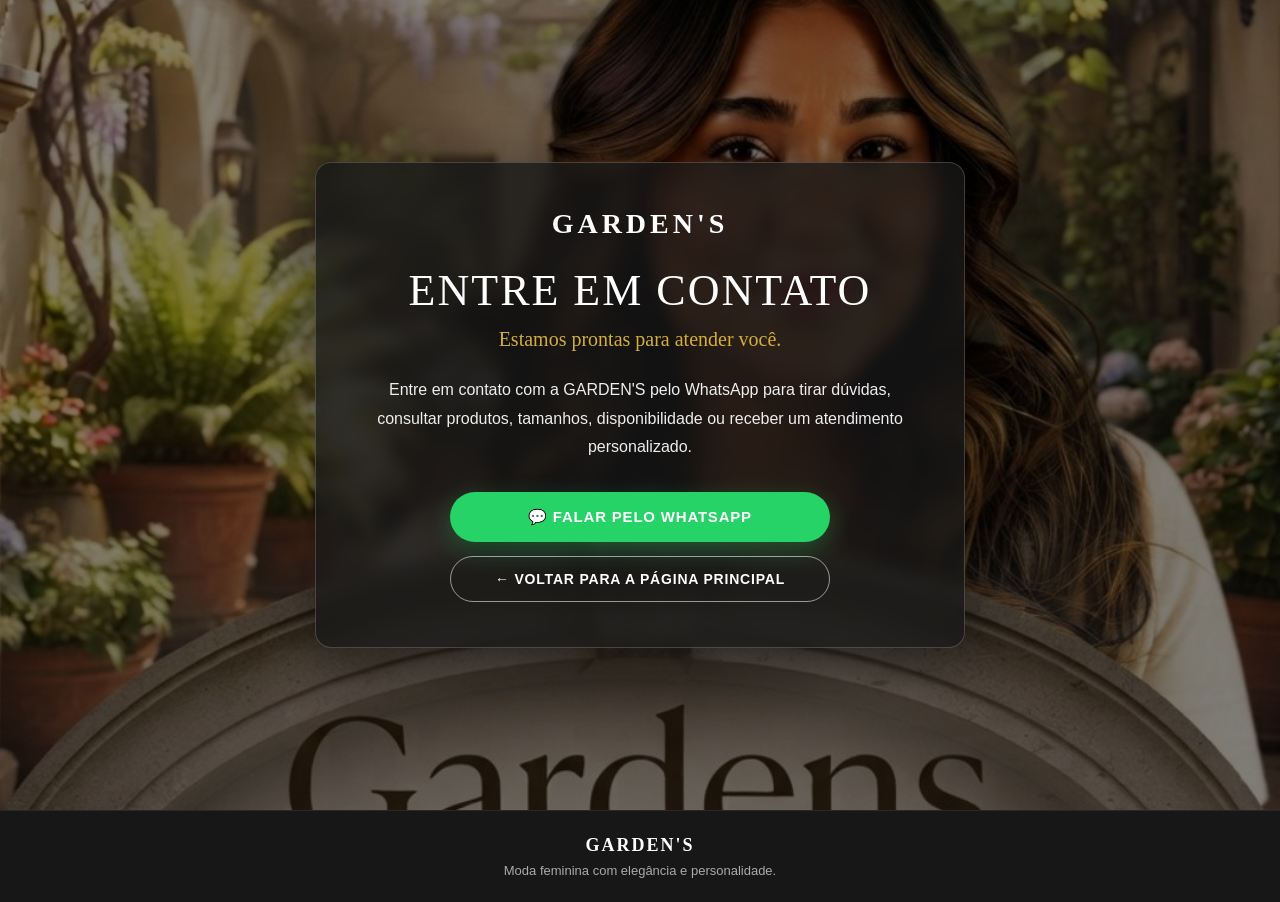
<file: contato.html>
<!DOCTYPE html>
<html lang="pt-BR">

<head>
    <meta charset="UTF-8">
    <meta name="viewport" content="width=device-width, initial-scale=1.0">

    <title>Contato | GARDEN'S</title>

    <meta
        name="description"
        content="Entre em contato com a GARDEN'S pelo WhatsApp."
    >

    <style>

        :root {
            --verde: #28633c;
            --verde-claro: #3d7d52;
            --dourado: #d4af37;
            --branco: #ffffff;
            --escuro: #171717;
        }

        * {
            margin: 0;
            padding: 0;
            box-sizing: border-box;
        }

        html,
        body {
            width: 100%;
            min-height: 100%;
        }

        body {
            min-height: 100vh;
            font-family: Arial, Helvetica, sans-serif;
            background: #111;
            color: var(--branco);
            overflow-x: hidden;
        }


        /* ==================================================
           ÁREA PRINCIPAL
        ================================================== */

        .pagina-contato {

            min-height: calc(100vh - 90px);

            position: relative;

            display: flex;
            align-items: center;
            justify-content: center;

            padding: 40px 20px;

            background-image:
                linear-gradient(
                    rgba(0, 0, 0, 0.48),
                    rgba(0, 0, 0, 0.48)
                ),
                url("contato.jpg");

            background-size: cover;
            background-position: center;
            background-repeat: no-repeat;
        }


        /* ==================================================
           CARTÃO DE CONTATO
        ================================================== */

        .contato-card {

            width: 100%;
            max-width: 650px;

            padding: 45px 40px;

            text-align: center;

            background: rgba(24, 24, 24, 0.78);

            border: 1px solid rgba(255, 255, 255, 0.18);

            border-radius: 16px;

            box-shadow:
                0 20px 60px rgba(0, 0, 0, 0.50);

            backdrop-filter: blur(8px);
            -webkit-backdrop-filter: blur(8px);
        }


        /* ==================================================
           LOGO
        ================================================== */

        .logo {

            margin-bottom: 25px;

            color: var(--branco);

            font-family: Georgia, "Times New Roman", serif;

            font-size: 28px;
            font-weight: bold;

            letter-spacing: 4px;
        }


        /* ==================================================
           TÍTULO
        ================================================== */

        .contato-card h1 {

            margin-bottom: 12px;

            color: var(--branco);

            font-family: Georgia, "Times New Roman", serif;

            font-size: clamp(30px, 5vw, 44px);

            font-weight: normal;

            letter-spacing: 2px;

            text-transform: uppercase;
        }


        /* ==================================================
           SUBTÍTULO
        ================================================== */

        .contato-card h2 {

            margin-bottom: 25px;

            color: var(--dourado);

            font-family: Georgia, "Times New Roman", serif;

            font-size: 20px;

            font-weight: normal;
        }


        /* ==================================================
           TEXTO
        ================================================== */

        .contato-card p {

            max-width: 540px;

            margin: 0 auto 30px;

            color: #eeeeee;

            font-size: 16px;

            line-height: 1.8;
        }


        /* ==================================================
           BOTÃO WHATSAPP
        ================================================== */

        .whatsapp-btn {

            display: flex;

            align-items: center;
            justify-content: center;

            gap: 10px;

            width: 100%;

            max-width: 380px;

            margin: 0 auto;

            padding: 16px 24px;

            border-radius: 50px;

            background: #25D366;

            color: #ffffff;

            text-decoration: none;

            font-size: 15px;
            font-weight: bold;

            text-transform: uppercase;

            letter-spacing: 0.8px;

            box-shadow:
                0 8px 25px rgba(37, 211, 102, 0.30);

            transition:
                transform 0.3s ease,
                background 0.3s ease,
                box-shadow 0.3s ease;
        }

        .whatsapp-btn:hover {

            background: #20ba5a;

            transform: translateY(-3px);

            box-shadow:
                0 12px 30px rgba(37, 211, 102, 0.45);
        }


        /* ==================================================
           BOTÃO VOLTAR
        ================================================== */

        .voltar-btn {

            display: flex;

            align-items: center;
            justify-content: center;

            width: 100%;

            max-width: 380px;

            margin: 14px auto 0;

            padding: 14px 24px;

            border-radius: 50px;

            background: transparent;

            border: 1px solid rgba(255, 255, 255, 0.55);

            color: var(--branco);

            text-decoration: none;

            font-size: 14px;
            font-weight: bold;

            text-transform: uppercase;

            letter-spacing: 0.8px;

            transition:
                background 0.3s ease,
                color 0.3s ease,
                border-color 0.3s ease;
        }

        .voltar-btn:hover {

            background: var(--branco);

            color: var(--escuro);

            border-color: var(--branco);
        }


        /* ==================================================
           RODAPÉ
        ================================================== */

        footer {

            width: 100%;

            padding: 24px 20px;

            text-align: center;

            background: #171717;

            border-top: 1px solid rgba(255, 255, 255, 0.08);
        }

        .footer-brand {

            margin-bottom: 7px;

            color: var(--branco);

            font-family: Georgia, "Times New Roman", serif;

            font-size: 18px;
            font-weight: bold;

            letter-spacing: 2px;
        }

        footer p {

            color: #aaaaaa;

            font-size: 13px;
        }


        /* ==================================================
           CELULAR
        ================================================== */

        @media (max-width: 600px) {

            .pagina-contato {

                min-height: calc(100vh - 80px);

                padding: 25px 15px;
            }

            .contato-card {

                padding: 35px 20px;

                border-radius: 14px;
            }

            .logo {

                font-size: 23px;

                margin-bottom: 20px;
            }

            .contato-card h1 {

                font-size: 28px;
            }

            .contato-card h2 {

                font-size: 18px;
            }

            .contato-card p {

                font-size: 15px;

                line-height: 1.7;
            }

            .whatsapp-btn,
            .voltar-btn {

                max-width: 100%;
            }
        }


        /* ==================================================
           CELULARES PEQUENOS
        ================================================== */

        @media (max-width: 380px) {

            .contato-card {

                padding: 30px 16px;
            }

            .contato-card h1 {

                font-size: 24px;
            }

            .contato-card h2 {

                font-size: 17px;
            }

            .contato-card p {

                font-size: 14px;
            }

            .whatsapp-btn,
            .voltar-btn {

                font-size: 12px;
            }
        }

    </style>
</head>


<body>


    <!-- ==================================================
         PÁGINA DE CONTATO
    ================================================== -->

    <main class="pagina-contato">

        <section class="contato-card">


            <!-- LOGO -->

            <div class="logo">
                GARDEN'S
            </div>


            <!-- TÍTULO -->

            <h1>
                Entre em Contato
            </h1>


            <!-- SUBTÍTULO -->

            <h2>
                Estamos prontas para atender você.
            </h2>


            <!-- TEXTO -->

            <p>
                Entre em contato com a GARDEN'S pelo WhatsApp
                para tirar dúvidas, consultar produtos,
                tamanhos, disponibilidade ou receber um
                atendimento personalizado.
            </p>


            <!-- ==================================================
                 WHATSAPP
            ================================================== -->

            <a
                href="https://wa.me/5585988590024?text=Ol%C3%A1%21%20Vim%20pelo%20site%20da%20GARDEN'S%20e%20gostaria%20de%20falar%20com%20voc%C3%AAs."
                class="whatsapp-btn"
                target="_blank"
                rel="noopener noreferrer"
            >
                💬 FALAR PELO WHATSAPP
            </a>


            <!-- ==================================================
                 VOLTAR PARA A PÁGINA PRINCIPAL
            ================================================== -->

            <a
                href="index.html"
                class="voltar-btn"
            >
                ← VOLTAR PARA A PÁGINA PRINCIPAL
            </a>

        </section>

    </main>


    <!-- ==================================================
         RODAPÉ
    ================================================== -->

    <footer>

        <div class="footer-brand">
            GARDEN'S
        </div>

        <p>
            Moda feminina com elegância e personalidade.
        </p>

    </footer>

</body>

</html>
</file>
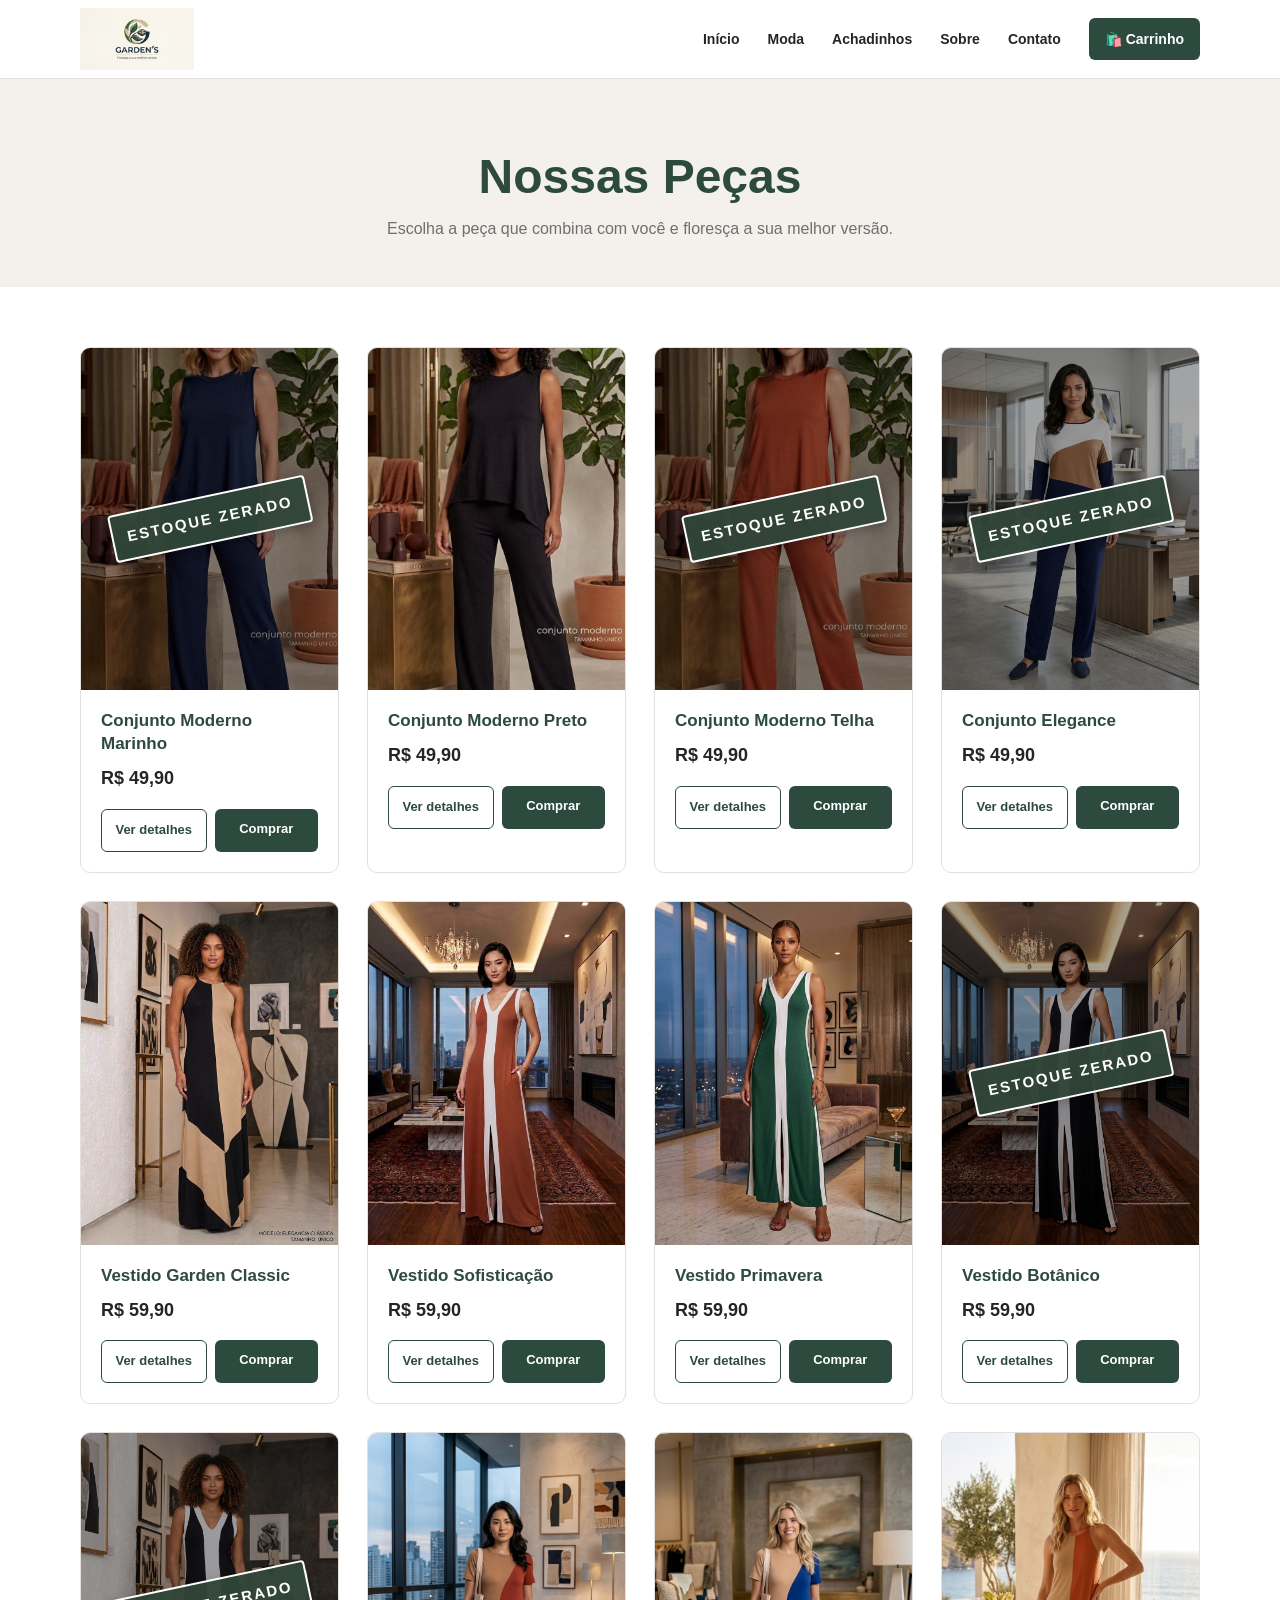
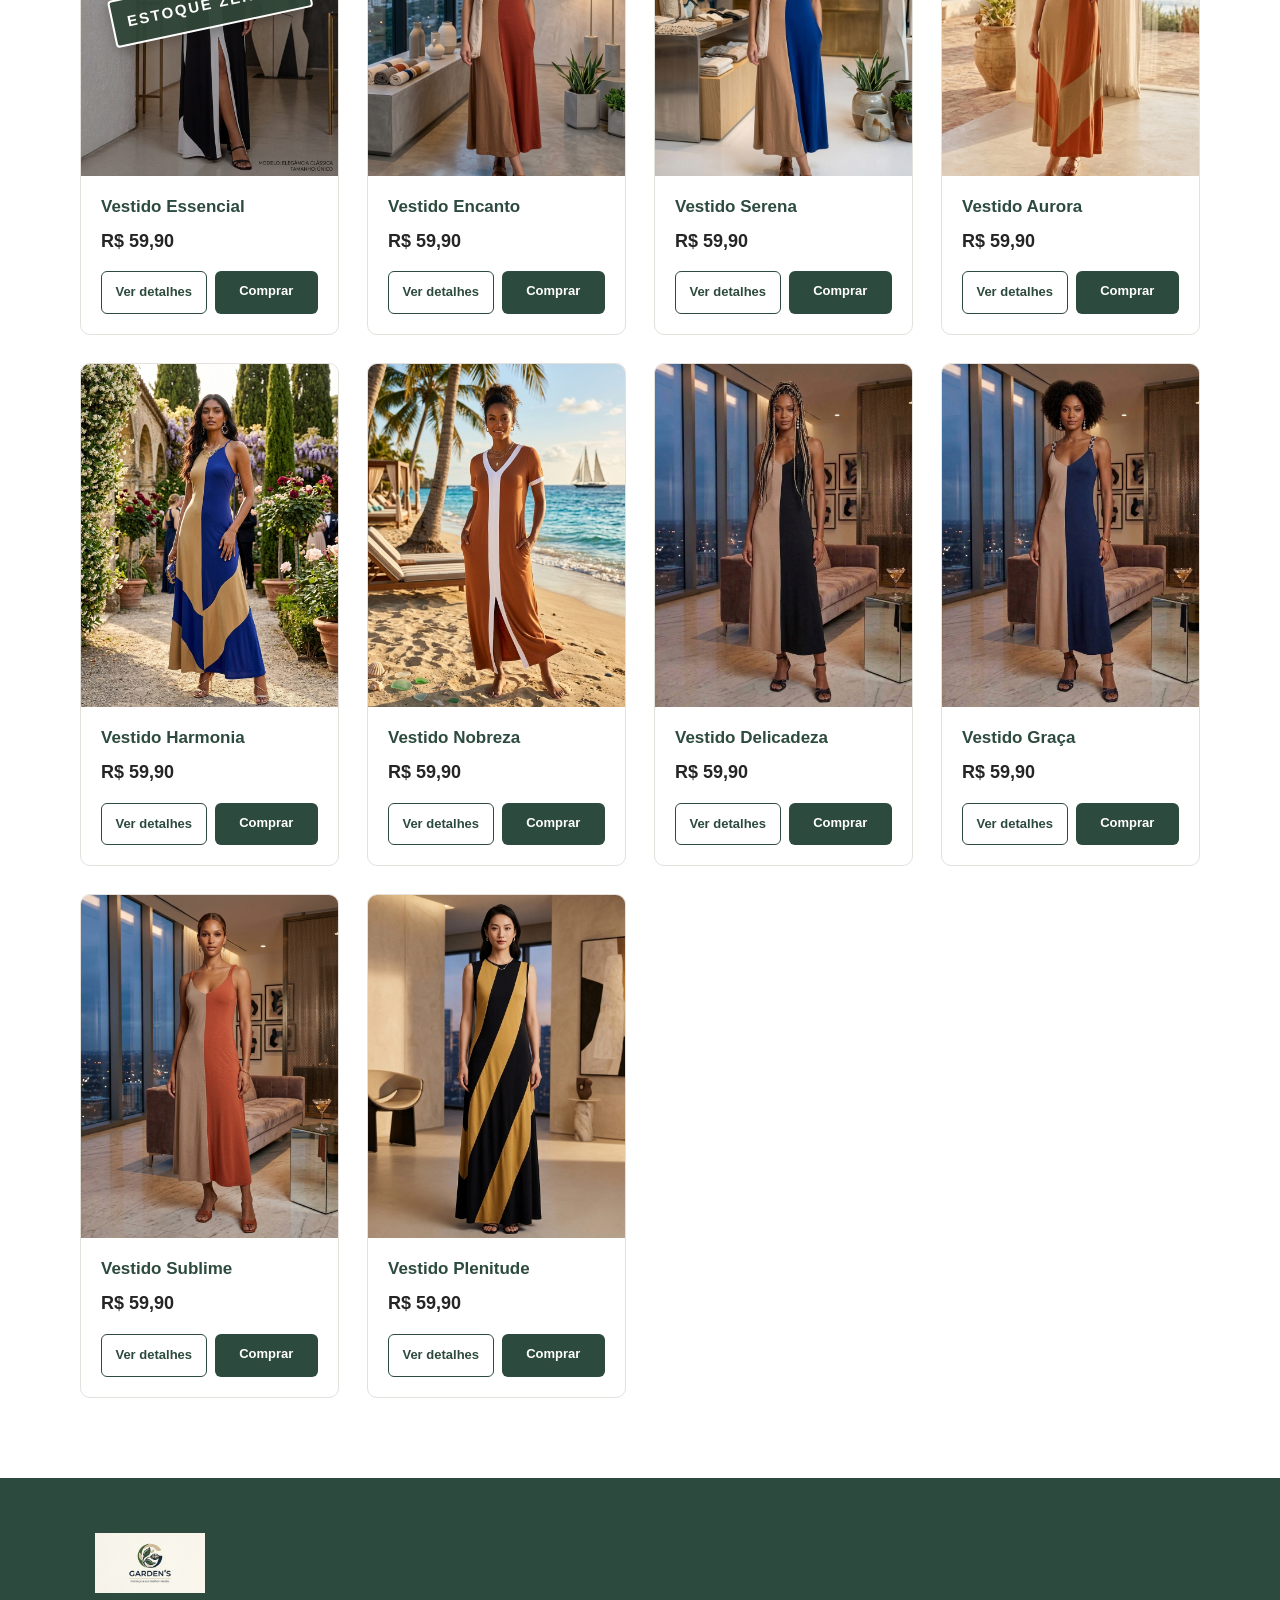
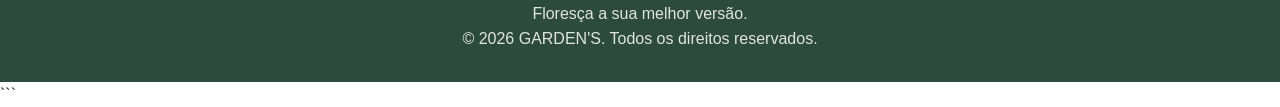
<file: pecas.html>
<!DOCTYPE html>
<html lang="pt-BR">
<head>
    <meta charset="UTF-8">
    <meta name="viewport" content="width=device-width, initial-scale=1.0">

    <title>Moda | GARDEN'S</title>

    <meta
        name="description"
        content="Conheça as peças da GARDEN'S — moda feminina para florescer a sua melhor versão."
    >

    <link rel="stylesheet" href="css/style.css">

    <style>
        /* ==============================
           AJUSTES EXCLUSIVOS DA PÁGINA
           ============================== */

        .header .logo {
            display: flex !important;
            align-items: center !important;
            justify-content: flex-start !important;

            width: 145px !important;
            height: 62px !important;
            min-width: 145px !important;
            max-width: 145px !important;

            flex: 0 0 145px !important;
            overflow: hidden !important;
        }

        .header .logo img {
            display: block !important;

            width: 145px !important;
            height: 62px !important;

            min-width: 145px !important;
            max-width: 145px !important;
            min-height: 62px !important;
            max-height: 62px !important;

            object-fit: contain !important;
            object-position: left center !important;
        }

        .footer-logo img {
            display: block !important;

            width: 140px !important;
            height: 60px !important;

            max-width: 140px !important;
            max-height: 60px !important;

            object-fit: contain !important;
        }

        /* Cabeçalho da página */

        .pecas-header {
            padding: 70px 0 45px;
            background: var(--bege);
            text-align: center;
        }

        .pecas-header h1 {
            margin-bottom: 12px;
            color: var(--verde);
            font-size: clamp(32px, 5vw, 48px);
            line-height: 1.15;
        }

        .pecas-header p {
            max-width: 650px;
            margin: 0 auto;
            color: var(--texto-claro);
            font-size: 16px;
        }

        /* Catálogo */

        .catalogo {
            padding: 60px 0 80px;
        }

        .produtos-grid {
            display: grid;
            grid-template-columns: repeat(4, 1fr);
            gap: 28px;
        }

        .produto-card {
            background: var(--branco);
            border: 1px solid var(--borda);
            border-radius: 10px;
            overflow: hidden;
            transition:
                transform 0.25s ease,
                box-shadow 0.25s ease;
        }

        .produto-card:hover {
            transform: translateY(-5px);
            box-shadow: 0 12px 30px rgba(45, 74, 62, 0.12);
        }

        .produto-imagem {
            display: block;
            width: 100%;
            aspect-ratio: 3 / 4;
            background: var(--bege);
            overflow: hidden;
        }

        .produto-imagem img {
            width: 100%;
            height: 100%;
            object-fit: cover;
            transition: transform 0.35s ease;
        }

        .produto-card:hover .produto-imagem img {
            transform: scale(1.03);
        }

        .produto-info {
            padding: 20px;
        }

        .produto-info h2 {
            margin-bottom: 8px;
            color: var(--verde);
            font-size: 17px;
            line-height: 1.35;
        }

        .produto-preco {
            margin-bottom: 16px;
            color: var(--texto);
            font-size: 18px;
            font-weight: 700;
        }

        .produto-botoes {
            display: flex;
            gap: 8px;
        }

        .produto-botoes a {
            flex: 1;
            text-align: center;
            padding: 10px 8px;
            border-radius: 6px;
            font-size: 13px;
            font-weight: 700;
            transition: 0.2s;
        }

        .btn-ver {
            border: 1px solid var(--verde);
            color: var(--verde);
            background: var(--branco);
        }

        .btn-ver:hover {
            background: var(--bege);
        }

        .btn-comprar {
            background: var(--verde);
            color: var(--branco);
        }

        .btn-comprar:hover {
            background: var(--verde-claro);
        }

        /* ==============================
           TABLET
           ============================== */

        @media (max-width: 1000px) {
            .produtos-grid {
                grid-template-columns: repeat(3, 1fr);
                gap: 22px;
            }
        }

        /* ==============================
           CELULAR
           ============================== */

        @media (max-width: 700px) {
            .pecas-header {
                padding: 50px 0 35px;
            }

            .catalogo {
                padding: 40px 0 60px;
            }

            .produtos-grid {
                grid-template-columns: repeat(2, 1fr);
                gap: 15px;
            }

            .produto-info {
                padding: 14px;
            }

            .produto-info h2 {
                font-size: 15px;
            }

            .produto-preco {
                font-size: 16px;
                margin-bottom: 12px;
            }

            .produto-botoes {
                flex-direction: column;
            }

            .produto-botoes a {
                width: 100%;
            }
        }

        @media (max-width: 480px) {
            .header .logo {
                width: 120px !important;
                height: 52px !important;
                min-width: 120px !important;
                max-width: 120px !important;
                flex: 0 0 120px !important;
            }

            .header .logo img {
                width: 120px !important;
                height: 52px !important;
                min-width: 120px !important;
                max-width: 120px !important;
                min-height: 52px !important;
                max-height: 52px !important;
            }

            .produtos-grid {
                gap: 12px;
            }

            .produto-info {
                padding: 12px;
            }

            .produto-info h2 {
                font-size: 14px;
            }

            .produto-preco {
                font-size: 15px;
            }

            .produto-botoes a {
                font-size: 12px;
                padding: 9px 6px;
            }
        }

      /* CARIMBO DE ESTOQUE ZERADO */

.produto-imagem.vendido {
    position: relative !important;
    display: block;
    overflow: hidden;
}

.produto-imagem.vendido::after {
    content: "ESTOQUE ZERADO";
    position: absolute;
    top: 50%;
    left: 50%;
    transform: translate(-50%, -50%) rotate(-12deg);

    width: max-content;
    padding: 10px 14px;

    background: rgba(48, 70, 56, 0.95);
    color: #ffffff;

    border: 2px solid #ffffff;
    border-radius: 4px;

    font-family: Arial, sans-serif;
    font-size: 15px;
    font-weight: 800;
    letter-spacing: 2px;
    white-space: nowrap;

    box-shadow: 0 4px 12px rgba(0, 0, 0, 0.25);
    z-index: 10;
    pointer-events: none;
}

.produto-imagem.vendido img {
    filter: brightness(0.65);
}

.produto-imagem.vendido:hover img {
    transform: none;
}
        
    </style>
</head>

<body>

    <!-- ==============================
         CABEÇALHO
         ============================== -->

    <header class="header">
        <div class="container header-content">

            <a href="index.html" class="logo" aria-label="GARDEN'S - Início">
                <img src="logo.jpg" alt="GARDEN'S">
            </a>

            <nav class="menu" aria-label="Menu principal">

    <a href="index.html">Início</a>

    <a href="pecas.html">Moda</a>

    <a href="achadinhos.html">Achadinhos</a>

    <a href="index.html#sobre">Sobre</a>

    <a href="index.html#contato">Contato</a>

    <a href="carinho.html" class="cart-link">
        🛍️ Carrinho
        <span id="cart-count">0</span>
    </a>

</nav>

            <button
                class="menu-button"
                id="menu-button"
                type="button"
                aria-label="Abrir menu"
                aria-controls="mobile-menu"
                aria-expanded="false"
            >
                ☰
            </button>

        </div>
    </header>

    <!-- ==============================
         MENU MOBILE
         ============================== -->

    <div class="mobile-menu" id="mobile-menu">

        <a href="index.html">Início</a>

        <a href="pecas.html">Moda</a>

        <a href="achadinhos.html">Achadinhos</a>

        <a href="index.html#sobre">Sobre</a>

        <a href="index.html#contato">Contato</a>

        <a href="carinho.html">
            🛍️ Carrinho
            <span id="cart-count-mobile"></span>
        </a>

    </div>


    <!-- ==============================
         TÍTULO
         ============================== -->

    <section class="pecas-header">
        <div class="container">

            <h1>Nossas Peças</h1>

            <p>
                Escolha a peça que combina com você e floresça a sua melhor versão.
            </p>

        </div>
    </section>


    <!-- ==============================
         CATÁLOGO
         ============================== -->

    <main class="catalogo">

        <div class="container">

            <div class="produtos-grid">


                <!-- 01 -->

                <article class="produto-card">

                    <a
                        href="produto.html?id=gardens-01"
                        class="produto-imagem vendido"
                    >
                        <img
                            src="assets/vestidos/conjunto-moderno-marinho.jpg"
                            alt="Conjunto Moderno Marinho"
                            loading="lazy"
                        >
                    </a>

                    <div class="produto-info">

                        <h2>Conjunto Moderno Marinho</h2>

                        <p class="produto-preco">
                            R$ 49,90
                        </p>

                        <div class="produto-botoes">

                            <a
                                href="produto.html?id=gardens-01"
                                class="btn-ver"
                            >
                                Ver detalhes
                            </a>

                            <a
                                href="produto.html?id=gardens-01"
                                class="btn-comprar"
                            >
                                Comprar
                            </a>

                        </div>

                    </div>

                </article>


                <!-- 02 -->

                <article class="produto-card">

                    <a
                        href="produto.html?id=gardens-02"
                        class="produto-imagem"
                    >
                        <img
                            src="assets/vestidos/conjunto-moderno-preto.jpg"
                            alt="Conjunto Moderno Preto"
                            loading="lazy"
                        >
                    </a>

                    <div class="produto-info">

                        <h2>Conjunto Moderno Preto</h2>

                        <p class="produto-preco">
                            R$ 49,90
                        </p>

                        <div class="produto-botoes">

                            <a href="produto.html?id=gardens-02" class="btn-ver">
                                Ver detalhes
                            </a>

                            <a href="produto.html?id=gardens-02" class="btn-comprar">
                                Comprar
                            </a>

                        </div>

                    </div>

                </article>


                <!-- 03 -->

                <article class="produto-card">

                    <a
                        href="produto.html?id=gardens-03"
                        class="produto-imagem vendido"
                    >
                        <img
                            src="assets/vestidos/conjunto-moderno-telha.jpg"
                            alt="Conjunto Moderno Telha"
                            loading="lazy"
                        >
                    </a>

                    <div class="produto-info">

                        <h2>Conjunto Moderno Telha</h2>

                        <p class="produto-preco">
                            R$ 49,90
                        </p>

                        <div class="produto-botoes">

                            <a href="produto.html?id=gardens-03" class="btn-ver">
                                Ver detalhes
                            </a>

                            <a href="produto.html?id=gardens-03" class="btn-comprar">
                                Comprar
                            </a>

                        </div>

                    </div>

                </article>


                <!-- 04 -->

                <article class="produto-card">

                    <a
                        href="produto.html?id=gardens-04"
                        class="produto-imagem vendido"
                    >
                        <img
                            src="assets/vestidos/conjuto.jpg"
                            alt="Conjunto Elegance"
                            loading="lazy"
                        >
                    </a>

                    <div class="produto-info">

                        <h2>Conjunto Elegance</h2>

                        <p class="produto-preco">
                            R$ 49,90
                        </p>

                        <div class="produto-botoes">

                            <a href="produto.html?id=gardens-04" class="btn-ver">
                                Ver detalhes
                            </a>

                            <a href="produto.html?id=gardens-04" class="btn-comprar">
                                Comprar
                            </a>

                        </div>

                    </div>

                </article>


                <!-- 05 -->

                <article class="produto-card">

                    <a
                        href="produto.html?id=gardens-05"
                        class="produto-imagem"
                    >
                        <img
                            src="assets/vestidos/vestido-03.jpg"
                            alt="Vestido Garden Classic"
                            loading="lazy"
                        >
                    </a>

                    <div class="produto-info">

                        <h2>Vestido Garden Classic</h2>

                        <p class="produto-preco">
                            R$ 59,90
                        </p>

                        <div class="produto-botoes">

                            <a href="produto.html?id=gardens-05" class="btn-ver">
                                Ver detalhes
                            </a>

                            <a href="produto.html?id=gardens-05" class="btn-comprar">
                                Comprar
                            </a>

                        </div>

                    </div>

                </article>


                <!-- 06 -->

                <article class="produto-card">

                    <a
                        href="produto.html?id=gardens-06"
                        class="produto-imagem"
                    >
                        <img
                            src="assets/vestidos/vestido-00001.jpg"
                            alt="Vestido Sofisticação"
                            loading="lazy"
                        >
                    </a>

                    <div class="produto-info">

                        <h2>Vestido Sofisticação</h2>

                        <p class="produto-preco">
                            R$ 59,90
                        </p>

                        <div class="produto-botoes">

                            <a href="produto.html?id=gardens-06" class="btn-ver">
                                Ver detalhes
                            </a>

                            <a href="produto.html?id=gardens-06" class="btn-comprar">
                                Comprar
                            </a>

                        </div>

                    </div>

                </article>


                <!-- 07 -->

                <article class="produto-card">

                    <a
                        href="produto.html?id=gardens-07"
                        class="produto-imagem"
                    >
                        <img
                            src="assets/vestidos/vestido-0001.jpg"
                            alt="Vestido Primavera"
                            loading="lazy"
                        >
                    </a>

                    <div class="produto-info">

                        <h2>Vestido Primavera</h2>

                        <p class="produto-preco">
                            R$ 59,90
                        </p>

                        <div class="produto-botoes">

                            <a href="produto.html?id=gardens-07" class="btn-ver">
                                Ver detalhes
                            </a>

                            <a href="produto.html?id=gardens-07" class="btn-comprar">
                                Comprar
                            </a>

                        </div>

                    </div>

                </article>


                <!-- 08 -->

                <article class="produto-card">

                    <a
                        href="produto.html?id=gardens-08"
                        class="produto-imagem vendido"
                    >
                        <img
                            src="assets/vestidos/vestido-001.jpg"
                            alt="Vestido Botânico"
                            loading="lazy"
                        >
                    </a>

                    <div class="produto-info">

                        <h2>Vestido Botânico</h2>

                        <p class="produto-preco">
                            R$ 59,90
                        </p>

                        <div class="produto-botoes">

                            <a href="produto.html?id=gardens-08" class="btn-ver">
                                Ver detalhes
                            </a>

                            <a href="produto.html?id=gardens-08" class="btn-comprar">
                                Comprar
                            </a>

                        </div>

                    </div>

                </article>


                <!-- 09 -->

                <article class="produto-card">

                    <a
                        href="produto.html?id=gardens-09"
                       class="produto-imagem vendido"
                    >
                        <img
                            src="assets/vestidos/vestido-01.jpg"
                            alt="Vestido Essencial"
                            loading="lazy"
                        >
                    </a>

                    <div class="produto-info">

                        <h2>Vestido Essencial</h2>

                        <p class="produto-preco">
                            R$ 59,90
                        </p>

                        <div class="produto-botoes">

                            <a href="produto.html?id=gardens-09" class="btn-ver">
                                Ver detalhes
                            </a>

                            <a href="produto.html?id=gardens-09" class="btn-comprar">
                                Comprar
                            </a>

                        </div>

                    </div>

                </article>


                <!-- 10 -->

                <article class="produto-card">

                    <a
                        href="produto.html?id=gardens-10"
                        class="produto-imagem"
                    >
                        <img
                            src="assets/vestidos/vestido-002.jpg"
                            alt="Vestido Encanto"
                            loading="lazy"
                        >
                    </a>

                    <div class="produto-info">

                        <h2>Vestido Encanto</h2>

                        <p class="produto-preco">
                            R$ 59,90
                        </p>

                        <div class="produto-botoes">

                            <a href="produto.html?id=gardens-10" class="btn-ver">
                                Ver detalhes
                            </a>

                            <a href="produto.html?id=gardens-10" class="btn-comprar">
                                Comprar
                            </a>

                        </div>

                    </div>

                </article>


                <!-- 11 -->

                <article class="produto-card">

                    <a
                        href="produto.html?id=gardens-11"
                        class="produto-imagem"
                    >
                        <img
                            src="assets/vestidos/vestido-02.jpg"
                            alt="Vestido Serena"
                            loading="lazy"
                        >
                    </a>

                    <div class="produto-info">

                        <h2>Vestido Serena</h2>

                        <p class="produto-preco">
                            R$ 59,90
                        </p>

                        <div class="produto-botoes">

                            <a href="produto.html?id=gardens-11" class="btn-ver">
                                Ver detalhes
                            </a>

                            <a href="produto.html?id=gardens-11" class="btn-comprar">
                                Comprar
                            </a>

                        </div>

                    </div>

                </article>


                <!-- 12 -->

                <article class="produto-card">

                    <a
                        href="produto.html?id=gardens-12"
                        class="produto-imagem"
                    >
                        <img
                            src="assets/vestidos/vestido-0003.jpg"
                            alt="Vestido Aurora"
                            loading="lazy"
                        >
                    </a>

                    <div class="produto-info">

                        <h2>Vestido Aurora</h2>

                        <p class="produto-preco">
                            R$ 59,90
                        </p>

                        <div class="produto-botoes">

                            <a href="produto.html?id=gardens-12" class="btn-ver">
                                Ver detalhes
                            </a>

                            <a href="produto.html?id=gardens-12" class="btn-comprar">
                                Comprar
                            </a>

                        </div>

                    </div>

                </article>


                <!-- 13 -->

                <article class="produto-card">

                    <a
                        href="produto.html?id=gardens-13"
                        class="produto-imagem"
                    >
                        <img
                            src="assets/vestidos/vestido-003.jpg"
                            alt="Vestido Harmonia"
                            loading="lazy"
                        >
                    </a>

                    <div class="produto-info">

                        <h2>Vestido Harmonia</h2>

                        <p class="produto-preco">
                            R$ 59,90
                        </p>

                        <div class="produto-botoes">

                            <a href="produto.html?id=gardens-13" class="btn-ver">
                                Ver detalhes
                            </a>

                            <a href="produto.html?id=gardens-13" class="btn-comprar">
                                Comprar
                            </a>

                        </div>

                    </div>

                </article>


                <!-- 14 -->

                <article class="produto-card">

                    <a
                        href="produto.html?id=gardens-14"
                        class="produto-imagem"
                    >
                        <img
                            src="assets/vestidos/vestido-04.jpg"
                            alt="Vestido Nobreza"
                            loading="lazy"
                        >
                    </a>

                    <div class="produto-info">

                        <h2>Vestido Nobreza</h2>

                        <p class="produto-preco">
                            R$ 59,90
                        </p>

                        <div class="produto-botoes">

                            <a href="produto.html?id=gardens-14" class="btn-ver">
                                Ver detalhes
                            </a>

                            <a href="produto.html?id=gardens-14" class="btn-comprar">
                                Comprar
                            </a>

                        </div>

                    </div>

                </article>


                <!-- 15 -->

                <article class="produto-card">

                    <a
                        href="produto.html?id=gardens-15"
                        class="produto-imagem"
                    >
                        <img
                            src="assets/vestidos/vestido-0005.jpg"
                            alt="Vestido Delicadeza"
                            loading="lazy"
                        >
                    </a>

                    <div class="produto-info">

                        <h2>Vestido Delicadeza</h2>

                        <p class="produto-preco">
                            R$ 59,90
                        </p>

                        <div class="produto-botoes">

                            <a href="produto.html?id=gardens-15" class="btn-ver">
                                Ver detalhes
                            </a>

                            <a href="produto.html?id=gardens-15" class="btn-comprar">
                                Comprar
                            </a>

                        </div>

                    </div>

                </article>


                <!-- 16 -->

                <article class="produto-card">

                    <a
                        href="produto.html?id=gardens-16"
                        class="produto-imagem"
                    >
                        <img
                            src="assets/vestidos/vestido-005.jpg"
                            alt="Vestido Graça"
                            loading="lazy"
                        >
                    </a>

                    <div class="produto-info">

                        <h2>Vestido Graça</h2>

                        <p class="produto-preco">
                            R$ 59,90
                        </p>

                        <div class="produto-botoes">

                            <a href="produto.html?id=gardens-16" class="btn-ver">
                                Ver detalhes
                            </a>

                            <a href="produto.html?id=gardens-16" class="btn-comprar">
                                Comprar
                            </a>

                        </div>

                    </div>

                </article>


                <!-- 17 -->

                <article class="produto-card">

                    <a
                        href="produto.html?id=gardens-17"
                        class="produto-imagem"
                    >
                        <img
                            src="assets/vestidos/vestido05.jpg"
                            alt="Vestido Sublime"
                            loading="lazy"
                        >
                    </a>

                    <div class="produto-info">

                        <h2>Vestido Sublime</h2>

                        <p class="produto-preco">
                            R$ 59,90
                        </p>

                        <div class="produto-botoes">

                            <a href="produto.html?id=gardens-17" class="btn-ver">
                                Ver detalhes
                            </a>

                            <a href="produto.html?id=gardens-17" class="btn-comprar">
                                Comprar
                            </a>

                        </div>

                    </div>

                </article>


                <!-- 18 -->

                <article class="produto-card">

                    <a
                        href="produto.html?id=gardens-18"
                        class="produto-imagem"
                    >
                        <img
                            src="assets/vestidos/vestido-06.jpg"
                            alt="Vestido Plenitude"
                            loading="lazy"
                        >
                    </a>

                    <div class="produto-info">

                        <h2>Vestido Plenitude</h2>

                        <p class="produto-preco">
                            R$ 59,90
                        </p>

                        <div class="produto-botoes">

                            <a href="produto.html?id=gardens-18" class="btn-ver">
                                Ver detalhes
                            </a>

                            <a href="produto.html?id=gardens-18" class="btn-comprar">
                                Comprar
                            </a>

                        </div>

                    </div>

                </article>


            </div>

        </div>

    </main>


    <!-- ==============================
         RODAPÉ
         ============================== -->

    <footer class="footer">

        <div class="container">

            <div class="footer-logo">
                <img
                    src="logo.jpg"
                    alt="GARDEN'S"
                >
            </div>

            <p>
                Floresça a sua melhor versão.
            </p>

            <p>
                © 2026 GARDEN'S. Todos os direitos reservados.
            </p>

        </div>

    </footer>


    <!-- ==============================
         JAVASCRIPT
         ============================== -->

    <script src="js/app.js"></script>

    <script>
        document.addEventListener("DOMContentLoaded", function () {

            const menuButton = document.getElementById("menu-button");
            const mobileMenu = document.getElementById("mobile-menu");

            if (menuButton && mobileMenu) {

                menuButton.addEventListener("click", function () {

                    const aberto =
                        mobileMenu.style.display === "block";

                    if (aberto) {

                        mobileMenu.style.display = "none";

                        menuButton.textContent = "☰";

                        menuButton.setAttribute(
                            "aria-expanded",
                            "false"
                        );

                    } else {

                        mobileMenu.style.display = "block";

                        menuButton.textContent = "✕";

                        menuButton.setAttribute(
                            "aria-expanded",
                            "true"
                        );

                    }

                });

                const links =
                    mobileMenu.querySelectorAll("a");

                links.forEach(function (link) {

                    link.addEventListener("click", function () {

                        mobileMenu.style.display = "none";

                        menuButton.textContent = "☰";

                        menuButton.setAttribute(
                            "aria-expanded",
                            "false"
                        );

                    });

                });

            }

        });
    </script>

</body>
</html>
```
</file>
<file: css/style.css>
/* ================================
   GARDEN'S
   Floresça a sua melhor versão
================================ */

/* ---------- VARIÁVEIS ---------- */

:root {
    --verde: #2d4a3e;
    --verde-claro: #3d6353;
    --bege: #f4f0eb;
    --bege-escuro: #e7ded3;
    --dourado: #c5a059;
    --branco: #ffffff;
    --texto: #252525;
    --texto-claro: #6f6f6f;
    --borda: #e4e0dc;
}


/* ---------- RESET ---------- */

* {
    margin: 0;
    padding: 0;
    box-sizing: border-box;
}

html {
    scroll-behavior: smooth;
}

body {
    font-family: Arial, Helvetica, sans-serif;
    color: var(--texto);
    background: var(--branco);
    line-height: 1.6;
}

a {
    text-decoration: none;
    color: inherit;
}

button {
    font-family: inherit;
}


/* ---------- CONTAINER ---------- */

.container {
    width: min(1120px, 92%);
    margin: 0 auto;
}


/* ---------- CABEÇALHO ---------- */

.header {
    background: var(--branco);
    border-bottom: 1px solid var(--borda);
    position: sticky;
    top: 0;
    z-index: 1000;
}

.header-content {
    min-height: 78px;
    display: flex;
    align-items: center;
    justify-content: space-between;
    gap: 30px;
}


/* ---------- LOGO ---------- */

.logo {
    font-family: Georgia, serif;
    font-size: 27px;
    font-weight: bold;
    letter-spacing: 3px;
    color: var(--verde);
}


/* ---------- MENU ---------- */

.menu {
    display: flex;
    align-items: center;
    gap: 28px;
}

.menu a {
    font-size: 14px;
    font-weight: 600;
    transition: 0.2s;
}

.menu a:hover {
    color: var(--dourado);
}


/* ---------- CARRINHO ---------- */

.cart-link {
    background: var(--verde);
    color: var(--branco) !important;
    padding: 10px 16px;
    border-radius: 6px;
}

.cart-link:hover {
    background: var(--verde-claro);
}

#cart-count {
    display: inline-flex;
    align-items: center;
    justify-content: center;
    min-width: 20px;
    height: 20px;
    margin-left: 5px;
    padding: 0 5px;
    border-radius: 50%;
    background: var(--dourado);
    color: var(--branco);
    font-size: 11px;
}


/* ---------- BOTÃO MOBILE ---------- */

.menu-button {
    display: none;
    border: 0;
    background: transparent;
    color: var(--verde);
    font-size: 28px;
    cursor: pointer;
}


/* ---------- MENU MOBILE ---------- */

.mobile-menu {
    display: none;
    background: var(--branco);
    border-bottom: 1px solid var(--borda);
    padding: 10px 5%;
}

.mobile-menu a {
    display: block;
    padding: 13px 0;
    border-bottom: 1px solid var(--borda);
    font-weight: 600;
}


/* ---------- HERO ---------- */

.hero {
    min-height: 620px;
    display: flex;
    align-items: center;

    background:
        linear-gradient(
            90deg,
            rgba(45, 74, 62, 0.94),
            rgba(45, 74, 62, 0.60),
            rgba(45, 74, 62, 0.10)
        ),
        url("../assets/hero.jpg") center / cover no-repeat;

    background-color: var(--verde);
}

.hero-content {
    display: flex;
    align-items: center;
}

.hero-text {
    max-width: 600px;
    color: var(--branco);
    padding: 70px 0;
}

.hero-small {
    display: block;
    margin-bottom: 15px;
    font-size: 13px;
    letter-spacing: 4px;
    font-weight: bold;
    color: #e5d3a8;
}

.hero h1 {
    font-family: Georgia, serif;
    font-size: clamp(42px, 6vw, 72px);
    line-height: 1.05;
    font-weight: normal;
    margin-bottom: 25px;
}

.hero h1 strong {
    display: block;
    color: #f1dfb8;
}

.hero p {
    max-width: 500px;
    font-size: 18px;
    margin-bottom: 35px;
    opacity: 0.95;
}


/* ---------- BOTÕES ---------- */

.button {
    display: inline-flex;
    align-items: center;
    justify-content: center;
    min-height: 48px;
    padding: 13px 25px;
    border-radius: 6px;
    background: var(--dourado);
    color: var(--branco);
    font-weight: bold;
    border: 0;
    cursor: pointer;
    transition: 0.2s;
}

.button:hover {
    transform: translateY(-2px);
    opacity: 0.92;
}


/* ---------- SEÇÕES ---------- */

section {
    padding: 90px 0;
}

.section-title {
    text-align: center;
    margin-bottom: 45px;
}

.section-title span,
.section-label {
    display: block;
    color: var(--dourado);
    font-size: 12px;
    letter-spacing: 3px;
    font-weight: bold;
    margin-bottom: 10px;
}

.section-title h2,
.about h2,
.contact h2 {
    font-family: Georgia, serif;
    font-size: clamp(32px, 5vw, 48px);
    color: var(--verde);
    font-weight: normal;
}


/* ---------- CATEGORIAS ---------- */

.categories {
    background: var(--branco);
}

.category-grid {
    display: grid;
    grid-template-columns: repeat(3, 1fr);
    gap: 25px;
}

.category-card {
    display: block;
}

.category-image {
    height: 350px;
    display: flex;
    align-items: flex-end;
    padding: 25px;

    background:
        linear-gradient(
            to top,
            rgba(0, 0, 0, 0.45),
            transparent
        ),
        url("../assets/categoria-1.jpg") center / cover no-repeat;

    background-color: var(--bege);
}

.category-image span {
    color: var(--branco);
    font-family: Georgia, serif;
    font-size: 25px;
}

.category-2 {
    background-image:
        linear-gradient(
            to top,
            rgba(0, 0, 0, 0.45),
            transparent
        ),
        url("../assets/categoria-2.jpg");
    background-size: cover;
    background-position: center;
}

.category-3 {
    background-image:
        linear-gradient(
            to top,
            rgba(0, 0, 0, 0.45),
            transparent
        ),
        url("../assets/categoria-3.jpg");
    background-size: cover;
    background-position: center;
}

.category-card h3 {
    margin-top: 16px;
    font-family: Georgia, serif;
    font-size: 23px;
    color: var(--verde);
}

.category-card p {
    color: var(--texto-claro);
}


/* ---------- SOBRE ---------- */

.about {
    background: var(--bege);
}

.about-content {
    max-width: 800px;
    text-align: center;
}

.about p {
    max-width: 700px;
    margin: 20px auto 0;
    color: var(--texto-claro);
    font-size: 17px;
}


/* ---------- CONTATO ---------- */

.contact {
    text-align: center;
    background: var(--branco);
}

.contact p {
    margin: 20px auto 30px;
    color: var(--texto-claro);
    font-size: 17px;
}


/* ---------- RODAPÉ ---------- */

.footer {
    padding: 55px 0 30px;
    text-align: center;
    background: var(--verde);
    color: var(--branco);
}

.footer-logo {
    font-family: Georgia, serif;
    font-size: 28px;
    letter-spacing: 4px;
    margin-bottom: 8px;
}

.footer p {
    opacity: 0.85;
}

.copyright {
    margin-top: 30px;
    font-size: 13px;
}


/* ---------- RESPONSIVO ---------- */

@media (max-width: 800px) {

    .menu {
        display: none;
    }

    .menu-button {
        display: block;
    }

    .hero {
        min-height: 600px;
    }

    .hero-text {
        padding: 50px 0;
    }

    .category-grid {
        grid-template-columns: 1fr;
    }

    .category-image {
        height: 380px;
    }

    section {
        padding: 65px 0;
    }
}


@media (max-width: 480px) {

    .header-content {
        min-height: 68px;
    }

    .logo {
        font-size: 23px;
        letter-spacing: 2px;
    }

    .hero {
        min-height: 560px;
    }

    .hero h1 {
        font-size: 43px;
    }

    .hero p {
        font-size: 16px;
    }

    .category-image {
        height: 330px;
    }

    .button {
        width: 100%;
    }
}
</file>
